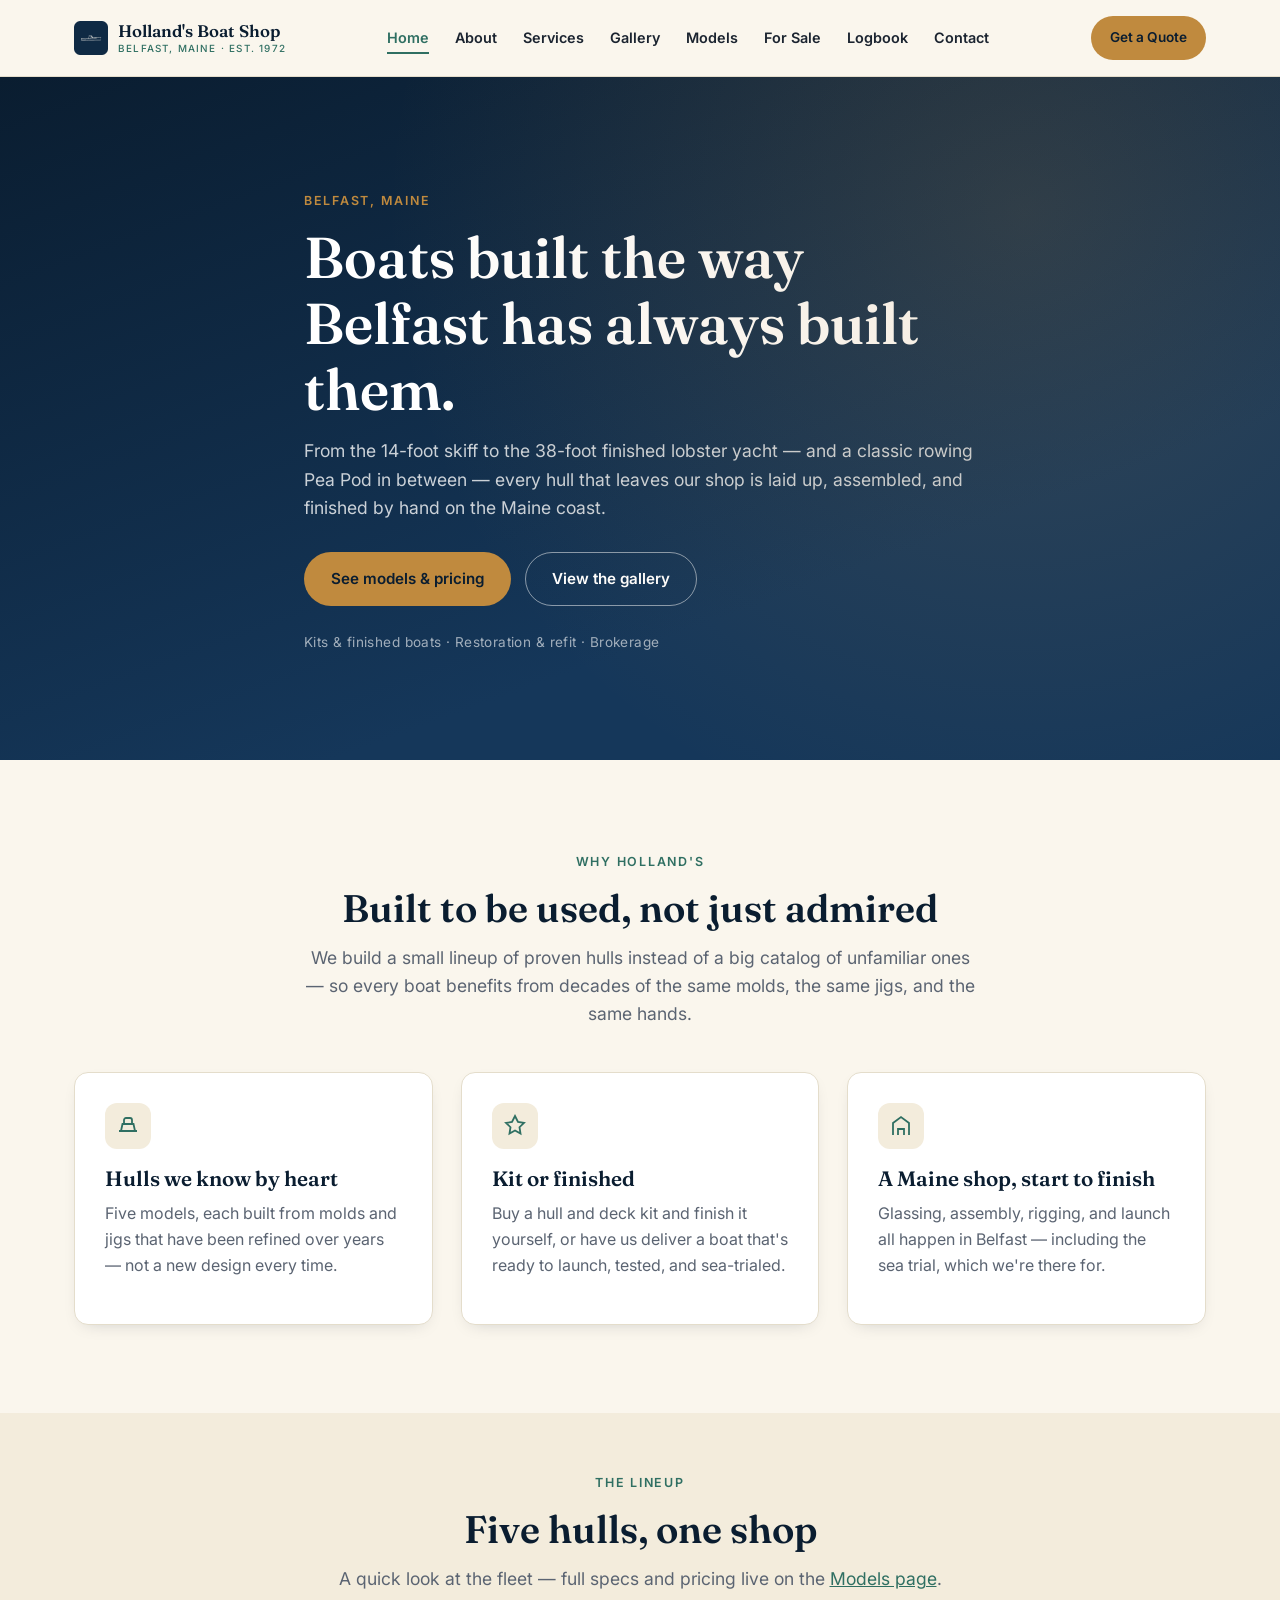
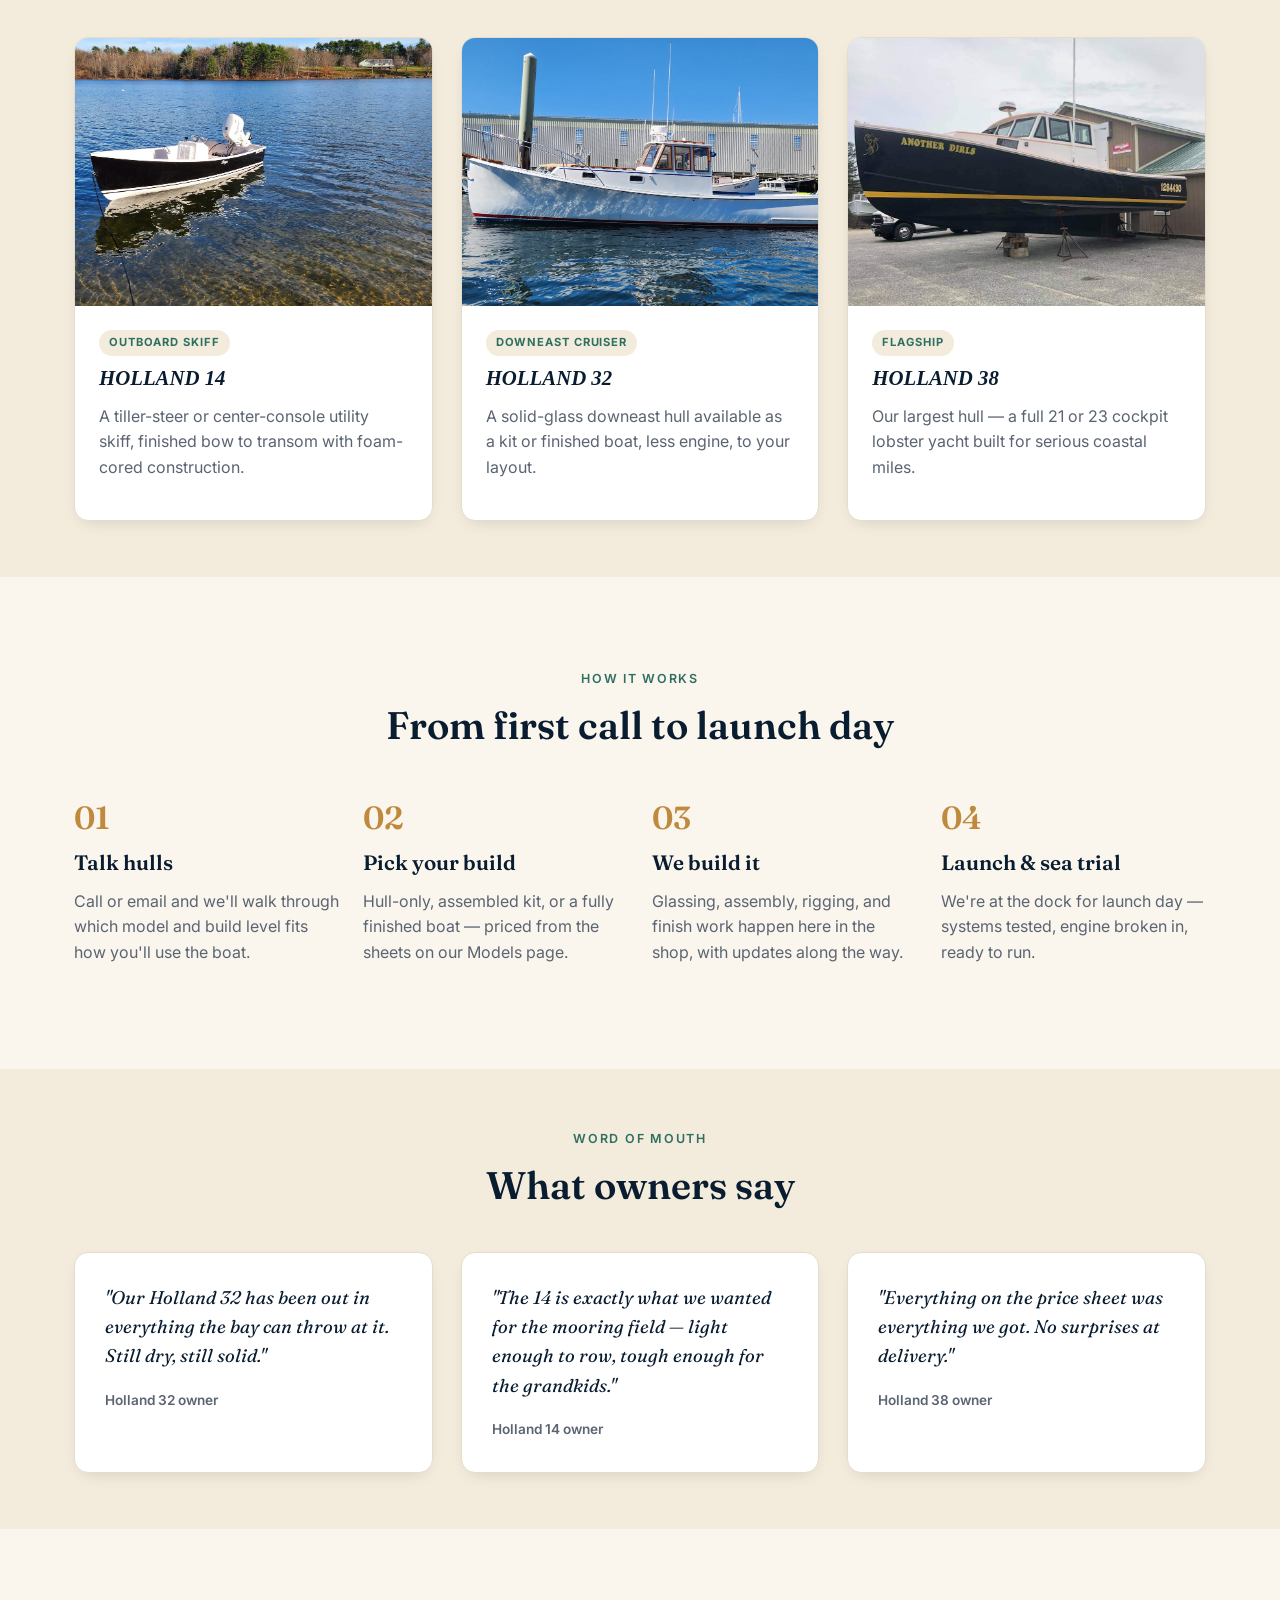
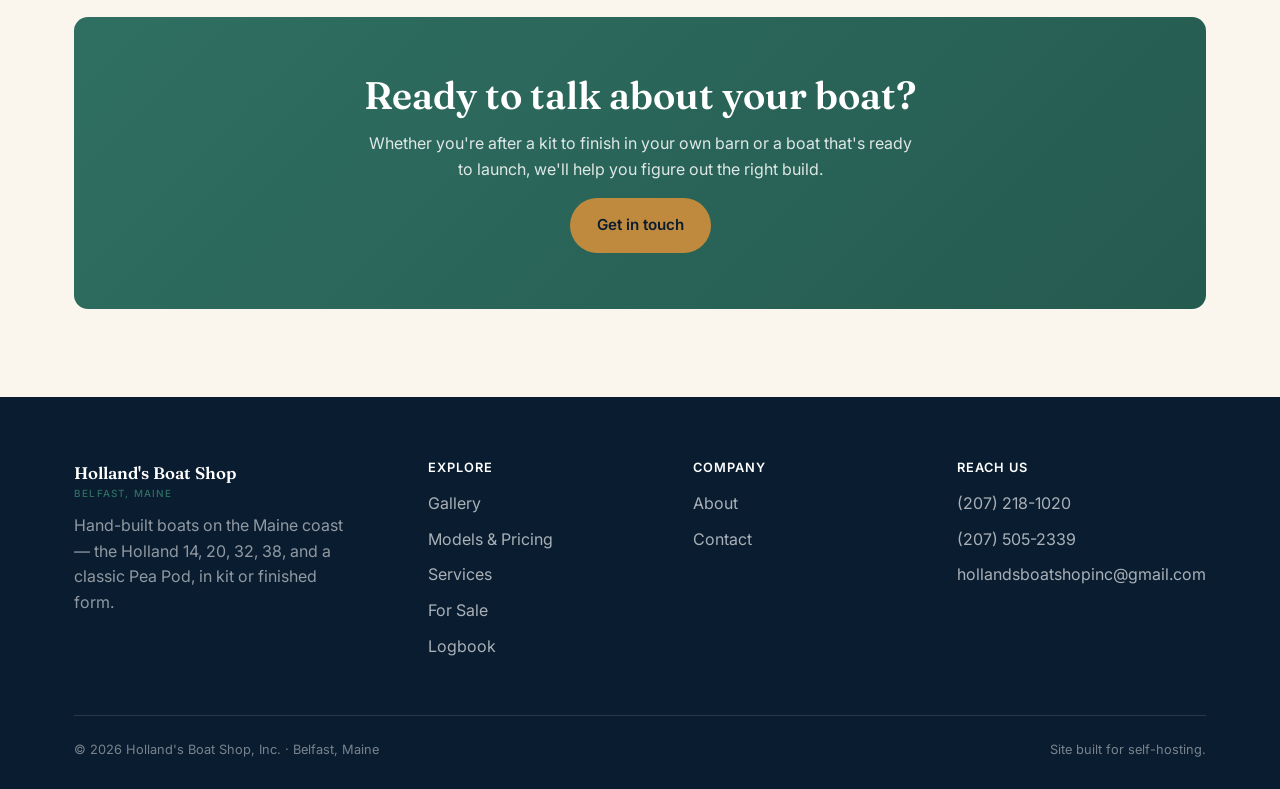
<file: index.html>
<!DOCTYPE html>
<html lang="en">
<head>
<meta charset="UTF-8">
<meta name="viewport" content="width=device-width, initial-scale=1.0">
<title>Holland's Boat Shop | Hand-Built Wooden & Fiberglass Boats, Belfast, Maine</title>
<meta name="description" content="Holland's Boat Shop builds the Holland 14, 20, 32, 38 and a classic Pea Pod from Belfast, Maine — kits, finished boats, restoration, and brokerage.">
<link rel="icon" type="image/png" href="assets/favicon.png">
<link rel="stylesheet" href="css/styles.css">
</head>
<body>

<header class="site-header">
  <nav class="nav">
    <a href="index.html" class="brand">
      <img src="assets/favicon.png" alt="Holland's Boat Shop mark">
      <span class="brand-text">Holland's Boat Shop<small>Belfast, Maine &middot; Est. 1972</small></span>
    </a>
    <ul class="nav-links">
      <li><a href="index.html">Home</a></li>
      <li><a href="about.html">About</a></li>
      <li><a href="services.html">Services</a></li>
      <li><a href="gallery.html">Gallery</a></li>
      <li><a href="models.html">Models</a></li>
      <li><a href="for-sale.html">For Sale</a></li>
      <li><a href="logbook.html">Logbook</a></li>
      <li><a href="contact.html">Contact</a></li>
      <li class="nav-mobile-cta"><a href="contact.html" class="btn btn-primary">Get a Quote</a></li>
    </ul>
    <div class="nav-cta">
      <a href="contact.html" class="btn btn-primary btn-sm">Get a Quote</a>
    </div>
    <button class="nav-toggle" aria-label="Toggle menu" aria-expanded="false">
      <svg viewBox="0 0 24 24" fill="none" stroke="currentColor" stroke-width="2" stroke-linecap="round"><line x1="3" y1="6" x2="21" y2="6"/><line x1="3" y1="12" x2="21" y2="12"/><line x1="3" y1="18" x2="21" y2="18"/></svg>
    </button>
  </nav>
  <div class="nav-overlay" data-nav-overlay></div>
</header>

<section class="hero">
  <div class="container hero-inner">
    <span class="eyebrow" style="color:var(--brass)">Belfast, Maine</span>
    <h1 style="color:#fff">Boats built the way Belfast has always built them.</h1>
    <p class="lede">From the 14-foot skiff to the 38-foot finished lobster yacht — and a classic rowing Pea Pod in between — every hull that leaves our shop is laid up, assembled, and finished by hand on the Maine coast.</p>
    <div class="hero-actions">
      <a href="models.html" class="btn btn-primary">See models &amp; pricing</a>
      <a href="gallery.html" class="btn btn-outline">View the gallery</a>
    </div>
    <p class="hero-tagline">Kits &amp; finished boats &middot; Restoration &amp; refit &middot; Brokerage</p>
  </div>
</section>

<section>
  <div class="container">
    <div class="section-head center">
      <span class="eyebrow">Why Holland's</span>
      <h2>Built to be used, not just admired</h2>
      <p class="lede">We build a small lineup of proven hulls instead of a big catalog of unfamiliar ones — so every boat benefits from decades of the same molds, the same jigs, and the same hands.</p>
    </div>
    <div class="grid-3">
      <div class="card">
        <div class="icon-badge">
          <svg viewBox="0 0 24 24" fill="none" stroke="currentColor" stroke-width="1.8"><path d="M3 17h18M5 17l1.5-7h11L19 17M8 10V6a2 2 0 012-2h4a2 2 0 012 2v4"/></svg>
        </div>
        <h3>Hulls we know by heart</h3>
        <p>Five models, each built from molds and jigs that have been refined over years — not a new design every time.</p>
      </div>
      <div class="card">
        <div class="icon-badge">
          <svg viewBox="0 0 24 24" fill="none" stroke="currentColor" stroke-width="1.8"><path d="M12 2l3 6 6 .9-4.5 4.3 1 6.3-5.5-3-5.5 3 1-6.3L3 8.9 9 8z"/></svg>
        </div>
        <h3>Kit or finished</h3>
        <p>Buy a hull and deck kit and finish it yourself, or have us deliver a boat that's ready to launch, tested, and sea-trialed.</p>
      </div>
      <div class="card">
        <div class="icon-badge">
          <svg viewBox="0 0 24 24" fill="none" stroke="currentColor" stroke-width="1.8"><path d="M4 21V9l8-6 8 6v12M9 21v-6h6v6"/></svg>
        </div>
        <h3>A Maine shop, start to finish</h3>
        <p>Glassing, assembly, rigging, and launch all happen in Belfast — including the sea trial, which we're there for.</p>
      </div>
    </div>
  </div>
</section>

<section class="section-tight" style="background:var(--cream-200)">
  <div class="container">
    <div class="section-head center">
      <span class="eyebrow">The Lineup</span>
      <h2>Five hulls, one shop</h2>
      <p class="lede">A quick look at the fleet — full specs and pricing live on the <a href="models.html" style="color:var(--teal); text-decoration:underline;">Models page</a>.</p>
    </div>
    <div class="grid-3">
      <a class="model-card model-card-link" href="gallery.html#model-14">
        <div class="art-frame"><img src="assets/models/holland-14.jpg" alt="Holland 14 skiff on the water" loading="lazy"></div>
        <div class="model-card-body">
          <span class="tag">Outboard Skiff</span>
          <h3 class="model-title">Holland 14</h3>
          <p>A tiller-steer or center-console utility skiff, finished bow to transom with foam-cored construction.</p>
        </div>
      </a>
      <a class="model-card model-card-link" href="gallery.html#model-32">
        <div class="art-frame"><img src="assets/models/holland-32.jpg" alt="Holland 32 finished boat on the water" loading="lazy"></div>
        <div class="model-card-body">
          <span class="tag">Downeast Cruiser</span>
          <h3 class="model-title">Holland 32</h3>
          <p>A solid-glass downeast hull available as a kit or finished boat, less engine, to your layout.</p>
        </div>
      </a>
      <a class="model-card model-card-link" href="gallery.html#model-38">
        <div class="art-frame"><img src="assets/models/holland-38.jpg" alt="Holland 38 finished boat, Another Dirls, freshly painted" loading="lazy"></div>
        <div class="model-card-body">
          <span class="tag">Flagship</span>
          <h3 class="model-title">Holland 38</h3>
          <p>Our largest hull — a full 21 or 23 cockpit lobster yacht built for serious coastal miles.</p>
        </div>
      </a>
    </div>
  </div>
</section>

<section>
  <div class="container">
    <div class="section-head center">
      <span class="eyebrow">How It Works</span>
      <h2>From first call to launch day</h2>
    </div>
    <div class="grid-4">
      <div class="step-card">
        <div class="step-num">01</div>
        <h3>Talk hulls</h3>
        <p>Call or email and we'll walk through which model and build level fits how you'll use the boat.</p>
      </div>
      <div class="step-card">
        <div class="step-num">02</div>
        <h3>Pick your build</h3>
        <p>Hull-only, assembled kit, or a fully finished boat — priced from the sheets on our Models page.</p>
      </div>
      <div class="step-card">
        <div class="step-num">03</div>
        <h3>We build it</h3>
        <p>Glassing, assembly, rigging, and finish work happen here in the shop, with updates along the way.</p>
      </div>
      <div class="step-card">
        <div class="step-num">04</div>
        <h3>Launch &amp; sea trial</h3>
        <p>We're at the dock for launch day — systems tested, engine broken in, ready to run.</p>
      </div>
    </div>
  </div>
</section>

<section class="section-tight" style="background:var(--cream-200)">
  <div class="container">
    <div class="section-head center">
      <span class="eyebrow">Word Of Mouth</span>
      <h2>What owners say</h2>
    </div>
    <div class="grid-3">
      <div class="testimonial">
        <blockquote>"Our Holland 32 has been out in everything the bay can throw at it. Still dry, still solid."</blockquote>
        <cite>Holland 32 owner</cite>
      </div>
      <div class="testimonial">
        <blockquote>"The 14 is exactly what we wanted for the mooring field — light enough to row, tough enough for the grandkids."</blockquote>
        <cite>Holland 14 owner</cite>
      </div>
      <div class="testimonial">
        <blockquote>"Everything on the price sheet was everything we got. No surprises at delivery."</blockquote>
        <cite>Holland 38 owner</cite>
      </div>
    </div>
  </div>
</section>

<section>
  <div class="container">
    <div class="cta-band">
      <h2>Ready to talk about your boat?</h2>
      <p>Whether you're after a kit to finish in your own barn or a boat that's ready to launch, we'll help you figure out the right build.</p>
      <a href="contact.html" class="btn btn-primary">Get in touch</a>
    </div>
  </div>
</section>

<footer class="site-footer">
  <div class="container">
    <div class="footer-grid">
      <div class="footer-brand">
        <span class="brand-text" style="color:#fff">Holland's Boat Shop<small>Belfast, Maine</small></span>
        <p>Hand-built boats on the Maine coast — the Holland 14, 20, 32, 38, and a classic Pea Pod, in kit or finished form.</p>
      </div>
      <div class="footer-col">
        <h4>Explore</h4>
        <ul>
          <li><a href="gallery.html">Gallery</a></li>
          <li><a href="models.html">Models &amp; Pricing</a></li>
          <li><a href="services.html">Services</a></li>
          <li><a href="for-sale.html">For Sale</a></li>
          <li><a href="logbook.html">Logbook</a></li>
        </ul>
      </div>
      <div class="footer-col">
        <h4>Company</h4>
        <ul>
          <li><a href="about.html">About</a></li>
          <li><a href="contact.html">Contact</a></li>
        </ul>
      </div>
      <div class="footer-col">
        <h4>Reach Us</h4>
        <ul>
          <li><a href="tel:+12072181020">(207) 218-1020</a></li>
          <li><a href="tel:+12075052339">(207) 505-2339</a></li>
          <li><a href="mailto:hollandsboatshopinc@gmail.com">hollandsboatshopinc@gmail.com</a></li>
        </ul>
      </div>
    </div>
    <div class="footer-bottom">
      <span>&copy; <span data-year></span> Holland's Boat Shop, Inc. &middot; Belfast, Maine</span>
      <span>Site built for self-hosting.</span>
    </div>
  </div>
</footer>

<script src="js/script.js"></script>
</body>
</html>
</file>
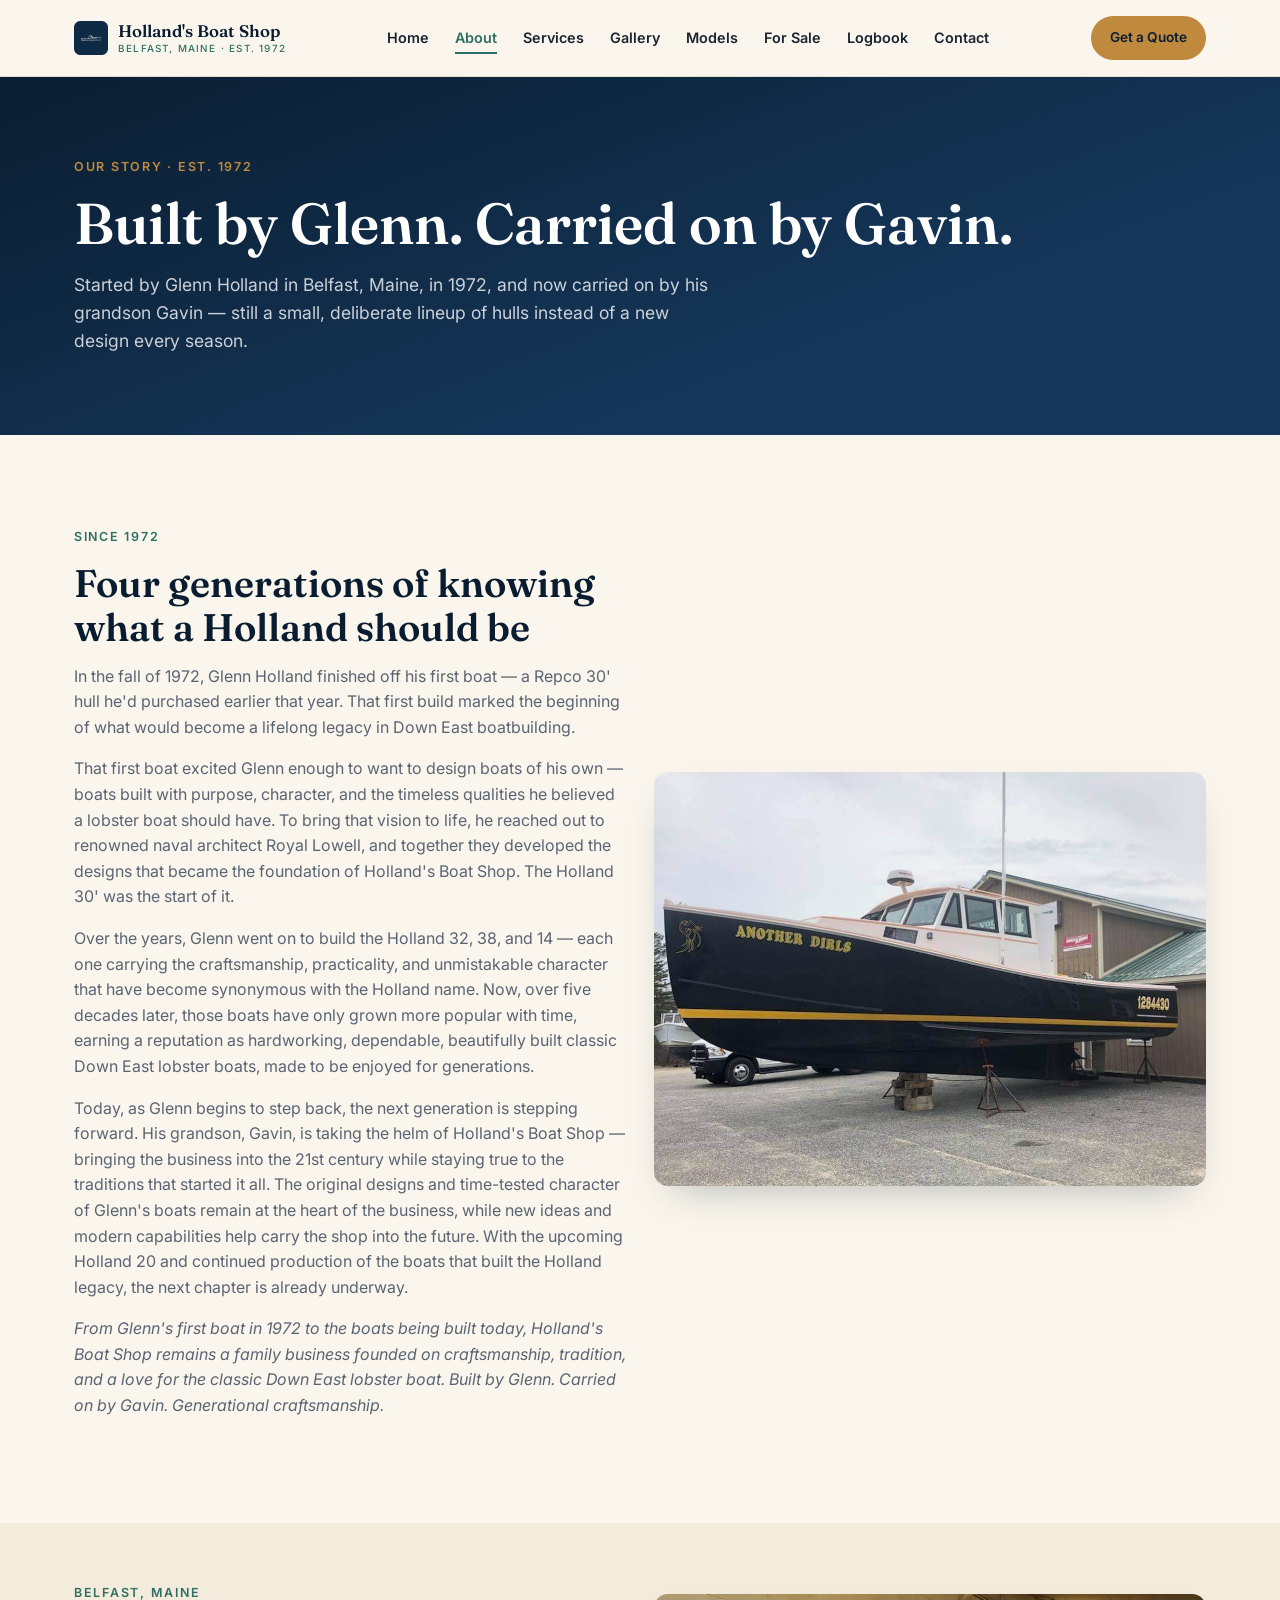
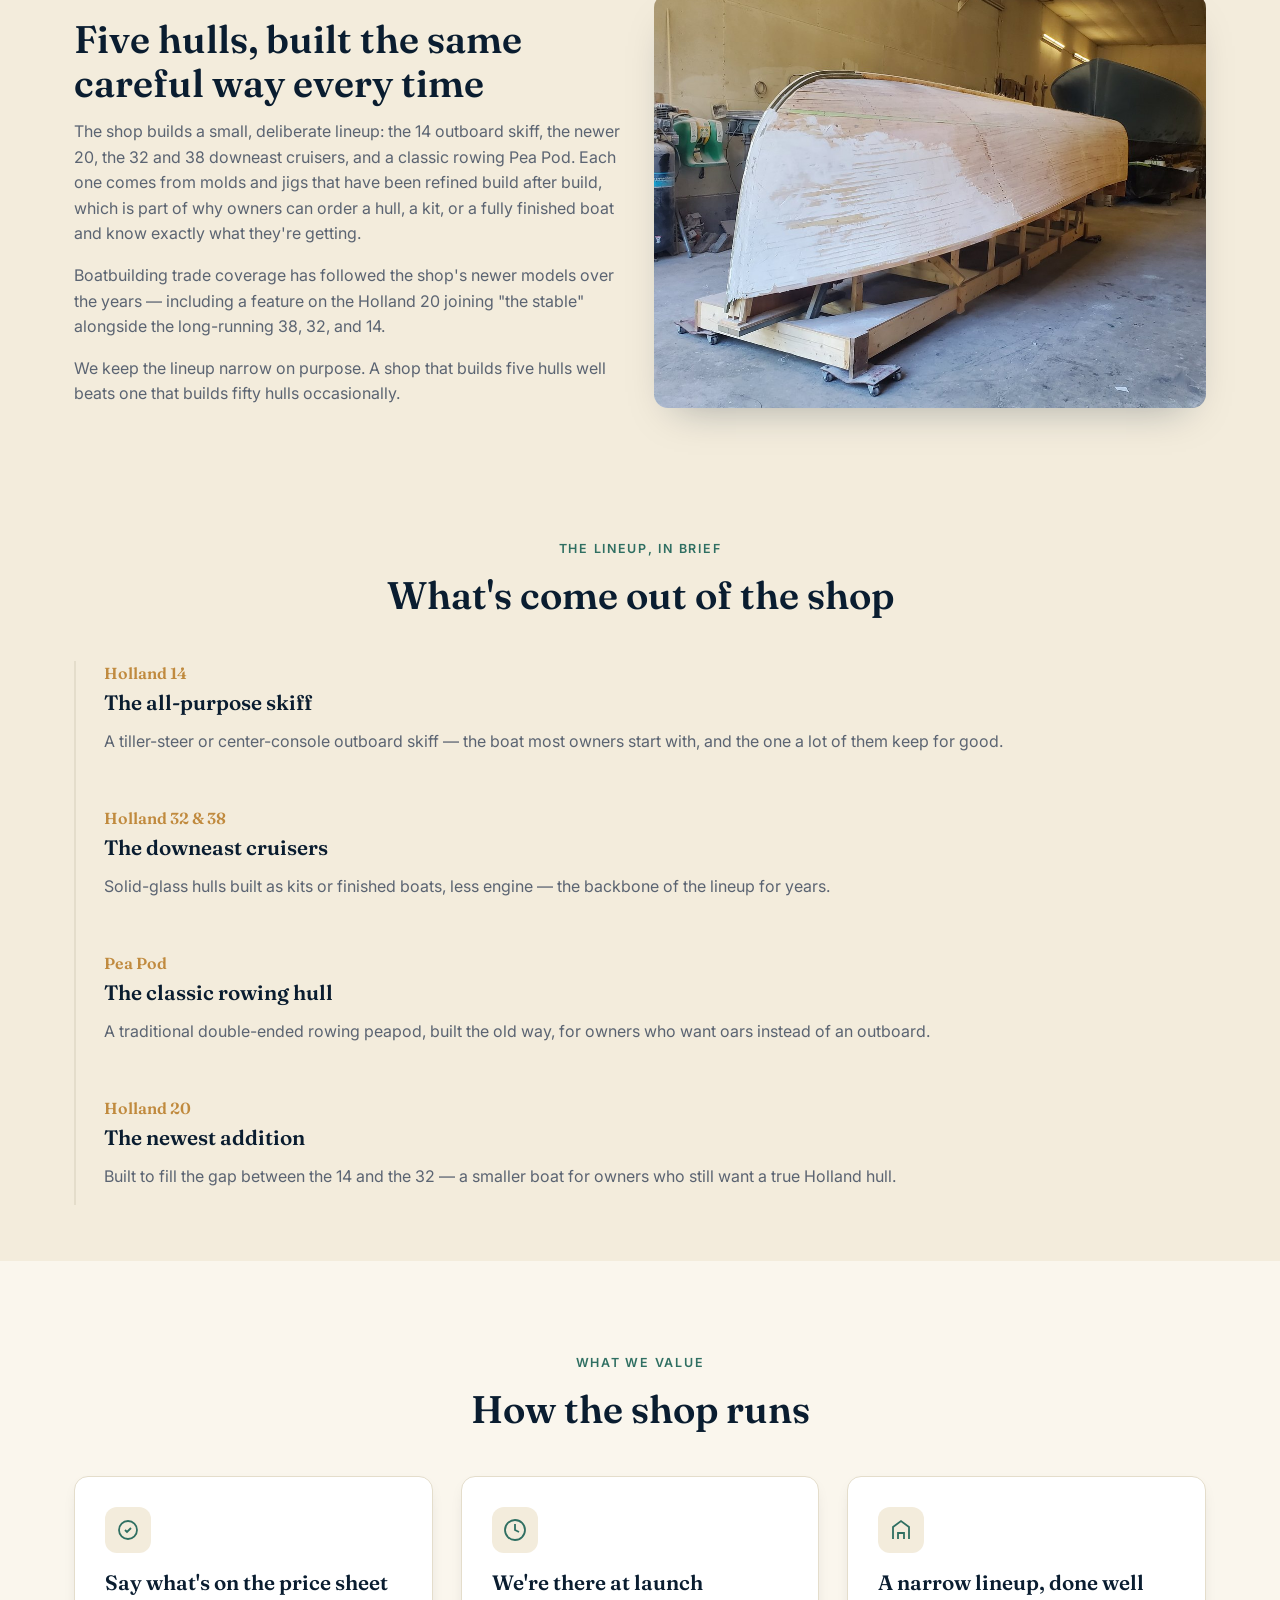
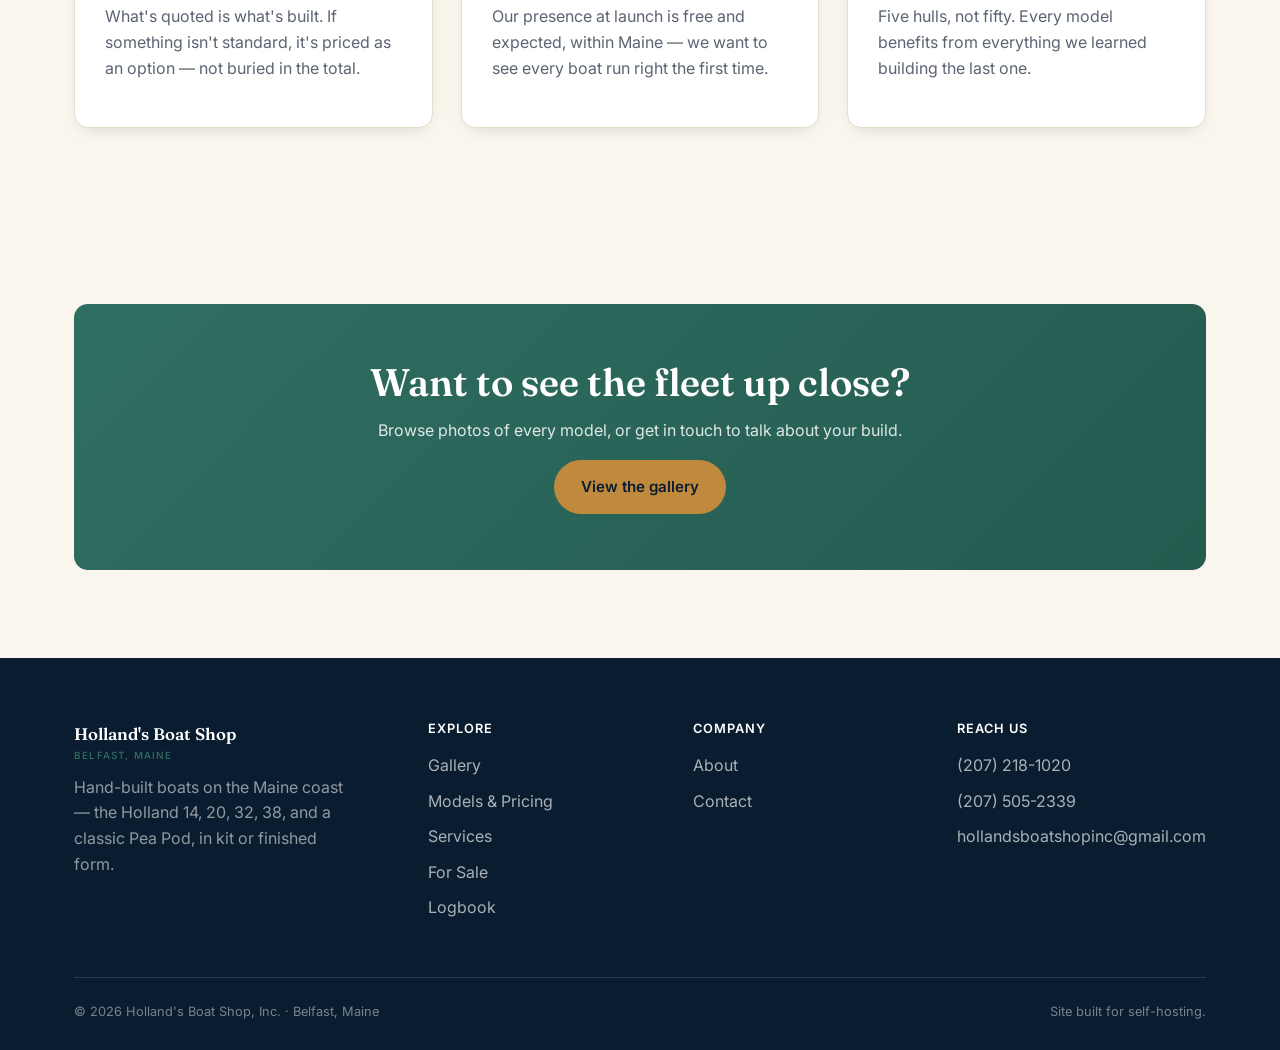
<file: about.html>
<!DOCTYPE html>
<html lang="en">
<head>
<meta charset="UTF-8">
<meta name="viewport" content="width=device-width, initial-scale=1.0">
<title>About | Holland's Boat Shop, Belfast, Maine</title>
<meta name="description" content="Holland's Boat Shop, est. 1972 in Belfast, Maine — started by Glenn Holland, carried on today by his grandson Gavin, building the Holland 14, 20, 32, 38 and a classic Pea Pod.">
<link rel="icon" type="image/png" href="assets/favicon.png">
<link rel="stylesheet" href="css/styles.css">
</head>
<body>

<header class="site-header">
  <nav class="nav">
    <a href="index.html" class="brand">
      <img src="assets/favicon.png" alt="Holland's Boat Shop mark">
      <span class="brand-text">Holland's Boat Shop<small>Belfast, Maine &middot; Est. 1972</small></span>
    </a>
    <ul class="nav-links">
      <li><a href="index.html">Home</a></li>
      <li><a href="about.html">About</a></li>
      <li><a href="services.html">Services</a></li>
      <li><a href="gallery.html">Gallery</a></li>
      <li><a href="models.html">Models</a></li>
      <li><a href="for-sale.html">For Sale</a></li>
      <li><a href="logbook.html">Logbook</a></li>
      <li><a href="contact.html">Contact</a></li>
      <li class="nav-mobile-cta"><a href="contact.html" class="btn btn-primary">Get a Quote</a></li>
    </ul>
    <div class="nav-cta"><a href="contact.html" class="btn btn-primary btn-sm">Get a Quote</a></div>
    <button class="nav-toggle" aria-label="Toggle menu" aria-expanded="false">
      <svg viewBox="0 0 24 24" fill="none" stroke="currentColor" stroke-width="2" stroke-linecap="round"><line x1="3" y1="6" x2="21" y2="6"/><line x1="3" y1="12" x2="21" y2="12"/><line x1="3" y1="18" x2="21" y2="18"/></svg>
    </button>
  </nav>
  <div class="nav-overlay" data-nav-overlay></div>
</header>

<section class="page-hero">
  <div class="container">
    <span class="eyebrow">Our Story &middot; Est. 1972</span>
    <h1 style="color:#fff">Built by Glenn. Carried on by Gavin.</h1>
    <p class="lede">Started by Glenn Holland in Belfast, Maine, in 1972, and now carried on by his grandson Gavin &mdash; still a small, deliberate lineup of hulls instead of a new design every season.</p>
  </div>
</section>

<section>
  <div class="container">
    <div class="grid-2" style="align-items:center;">
      <div>
        <span class="eyebrow">Since 1972</span>
        <h2>Four generations of knowing what a Holland should be</h2>
        <p>In the fall of 1972, Glenn Holland finished off his first boat &mdash; a Repco 30' hull he'd purchased earlier that year. That first build marked the beginning of what would become a lifelong legacy in Down East boatbuilding.</p>
        <p>That first boat excited Glenn enough to want to design boats of his own &mdash; boats built with purpose, character, and the timeless qualities he believed a lobster boat should have. To bring that vision to life, he reached out to renowned naval architect Royal Lowell, and together they developed the designs that became the foundation of Holland's Boat Shop. The Holland 30' was the start of it.</p>
        <p>Over the years, Glenn went on to build the Holland 32, 38, and 14 &mdash; each one carrying the craftsmanship, practicality, and unmistakable character that have become synonymous with the Holland name. Now, over five decades later, those boats have only grown more popular with time, earning a reputation as hardworking, dependable, beautifully built classic Down East lobster boats, made to be enjoyed for generations.</p>
        <p>Today, as Glenn begins to step back, the next generation is stepping forward. His grandson, Gavin, is taking the helm of Holland's Boat Shop &mdash; bringing the business into the 21st century while staying true to the traditions that started it all. The original designs and time-tested character of Glenn's boats remain at the heart of the business, while new ideas and modern capabilities help carry the shop into the future. With the upcoming Holland 20 and continued production of the boats that built the Holland legacy, the next chapter is already underway.</p>
        <p style="font-style:italic;">From Glenn's first boat in 1972 to the boats being built today, Holland's Boat Shop remains a family business founded on craftsmanship, tradition, and a love for the classic Down East lobster boat. Built by Glenn. Carried on by Gavin. Generational craftsmanship.</p>
      </div>
      <div class="art-frame" style="border-radius:var(--radius); box-shadow:var(--shadow);">
        <img src="assets/models/holland-38.jpg" alt="A finished Holland 38 boat, Another Dirls, ready for launch" loading="lazy">
      </div>
    </div>
  </div>
</section>

<section class="section-tight" style="background:var(--cream-200)">
  <div class="container">
    <div class="grid-2" style="align-items:center;">
      <div class="art-frame" style="border-radius:var(--radius); box-shadow:var(--shadow); order:2;">
        <img src="assets/models/holland-20.jpg" alt="A Holland 20 hull under construction at the Belfast shop" loading="lazy">
      </div>
      <div style="order:1;">
        <span class="eyebrow">Belfast, Maine</span>
        <h2>Five hulls, built the same careful way every time</h2>
        <p>The shop builds a small, deliberate lineup: the 14 outboard skiff, the newer 20, the 32 and 38 downeast cruisers, and a classic rowing Pea Pod. Each one comes from molds and jigs that have been refined build after build, which is part of why owners can order a hull, a kit, or a fully finished boat and know exactly what they're getting.</p>
        <p>Boatbuilding trade coverage has followed the shop's newer models over the years — including a feature on the Holland 20 joining "the stable" alongside the long-running 38, 32, and 14.</p>
        <p>We keep the lineup narrow on purpose. A shop that builds five hulls well beats one that builds fifty hulls occasionally.</p>
      </div>
    </div>
  </div>
</section>

<section class="section-tight" style="background:var(--cream-200)">
  <div class="container">
    <div class="section-head center">
      <span class="eyebrow">The Lineup, In Brief</span>
      <h2>What's come out of the shop</h2>
    </div>
    <div class="timeline">
      <div class="timeline-item">
        <span class="year">Holland 14</span>
        <h3>The all-purpose skiff</h3>
        <p>A tiller-steer or center-console outboard skiff — the boat most owners start with, and the one a lot of them keep for good.</p>
      </div>
      <div class="timeline-item">
        <span class="year">Holland 32 &amp; 38</span>
        <h3>The downeast cruisers</h3>
        <p>Solid-glass hulls built as kits or finished boats, less engine — the backbone of the lineup for years.</p>
      </div>
      <div class="timeline-item">
        <span class="year">Pea Pod</span>
        <h3>The classic rowing hull</h3>
        <p>A traditional double-ended rowing peapod, built the old way, for owners who want oars instead of an outboard.</p>
      </div>
      <div class="timeline-item">
        <span class="year">Holland 20</span>
        <h3>The newest addition</h3>
        <p>Built to fill the gap between the 14 and the 32 — a smaller boat for owners who still want a true Holland hull.</p>
      </div>
    </div>
  </div>
</section>

<section>
  <div class="container">
    <div class="section-head center">
      <span class="eyebrow">What We Value</span>
      <h2>How the shop runs</h2>
    </div>
    <div class="grid-3">
      <div class="card">
        <div class="icon-badge">
          <svg viewBox="0 0 24 24" fill="none" stroke="currentColor" stroke-width="1.8"><path d="M9 12l2 2 4-4M21 12a9 9 0 11-18 0 9 9 0 0118 0z"/></svg>
        </div>
        <h3>Say what's on the price sheet</h3>
        <p>What's quoted is what's built. If something isn't standard, it's priced as an option — not buried in the total.</p>
      </div>
      <div class="card">
        <div class="icon-badge">
          <svg viewBox="0 0 24 24" fill="none" stroke="currentColor" stroke-width="1.8"><path d="M12 2a10 10 0 100 20 10 10 0 000-20zM12 6v6l4 2"/></svg>
        </div>
        <h3>We're there at launch</h3>
        <p>Our presence at launch is free and expected, within Maine — we want to see every boat run right the first time.</p>
      </div>
      <div class="card">
        <div class="icon-badge">
          <svg viewBox="0 0 24 24" fill="none" stroke="currentColor" stroke-width="1.8"><path d="M4 21V9l8-6 8 6v12M9 21v-6h6v6"/></svg>
        </div>
        <h3>A narrow lineup, done well</h3>
        <p>Five hulls, not fifty. Every model benefits from everything we learned building the last one.</p>
      </div>
    </div>
  </div>
</section>

<section>
  <div class="container">
    <div class="cta-band">
      <h2>Want to see the fleet up close?</h2>
      <p>Browse photos of every model, or get in touch to talk about your build.</p>
      <a href="gallery.html" class="btn btn-primary">View the gallery</a>
    </div>
  </div>
</section>

<footer class="site-footer">
  <div class="container">
    <div class="footer-grid">
      <div class="footer-brand">
        <span class="brand-text" style="color:#fff">Holland's Boat Shop<small>Belfast, Maine</small></span>
        <p>Hand-built boats on the Maine coast — the Holland 14, 20, 32, 38, and a classic Pea Pod, in kit or finished form.</p>
      </div>
      <div class="footer-col">
        <h4>Explore</h4>
        <ul>
          <li><a href="gallery.html">Gallery</a></li>
          <li><a href="models.html">Models &amp; Pricing</a></li>
          <li><a href="services.html">Services</a></li>
          <li><a href="for-sale.html">For Sale</a></li>
          <li><a href="logbook.html">Logbook</a></li>
        </ul>
      </div>
      <div class="footer-col">
        <h4>Company</h4>
        <ul>
          <li><a href="about.html">About</a></li>
          <li><a href="contact.html">Contact</a></li>
        </ul>
      </div>
      <div class="footer-col">
        <h4>Reach Us</h4>
        <ul>
          <li><a href="tel:+12072181020">(207) 218-1020</a></li>
          <li><a href="tel:+12075052339">(207) 505-2339</a></li>
          <li><a href="mailto:hollandsboatshopinc@gmail.com">hollandsboatshopinc@gmail.com</a></li>
        </ul>
      </div>
    </div>
    <div class="footer-bottom">
      <span>&copy; <span data-year></span> Holland's Boat Shop, Inc. &middot; Belfast, Maine</span>
      <span>Site built for self-hosting.</span>
    </div>
  </div>
</footer>

<script src="js/script.js"></script>
</body>
</html>
</file>
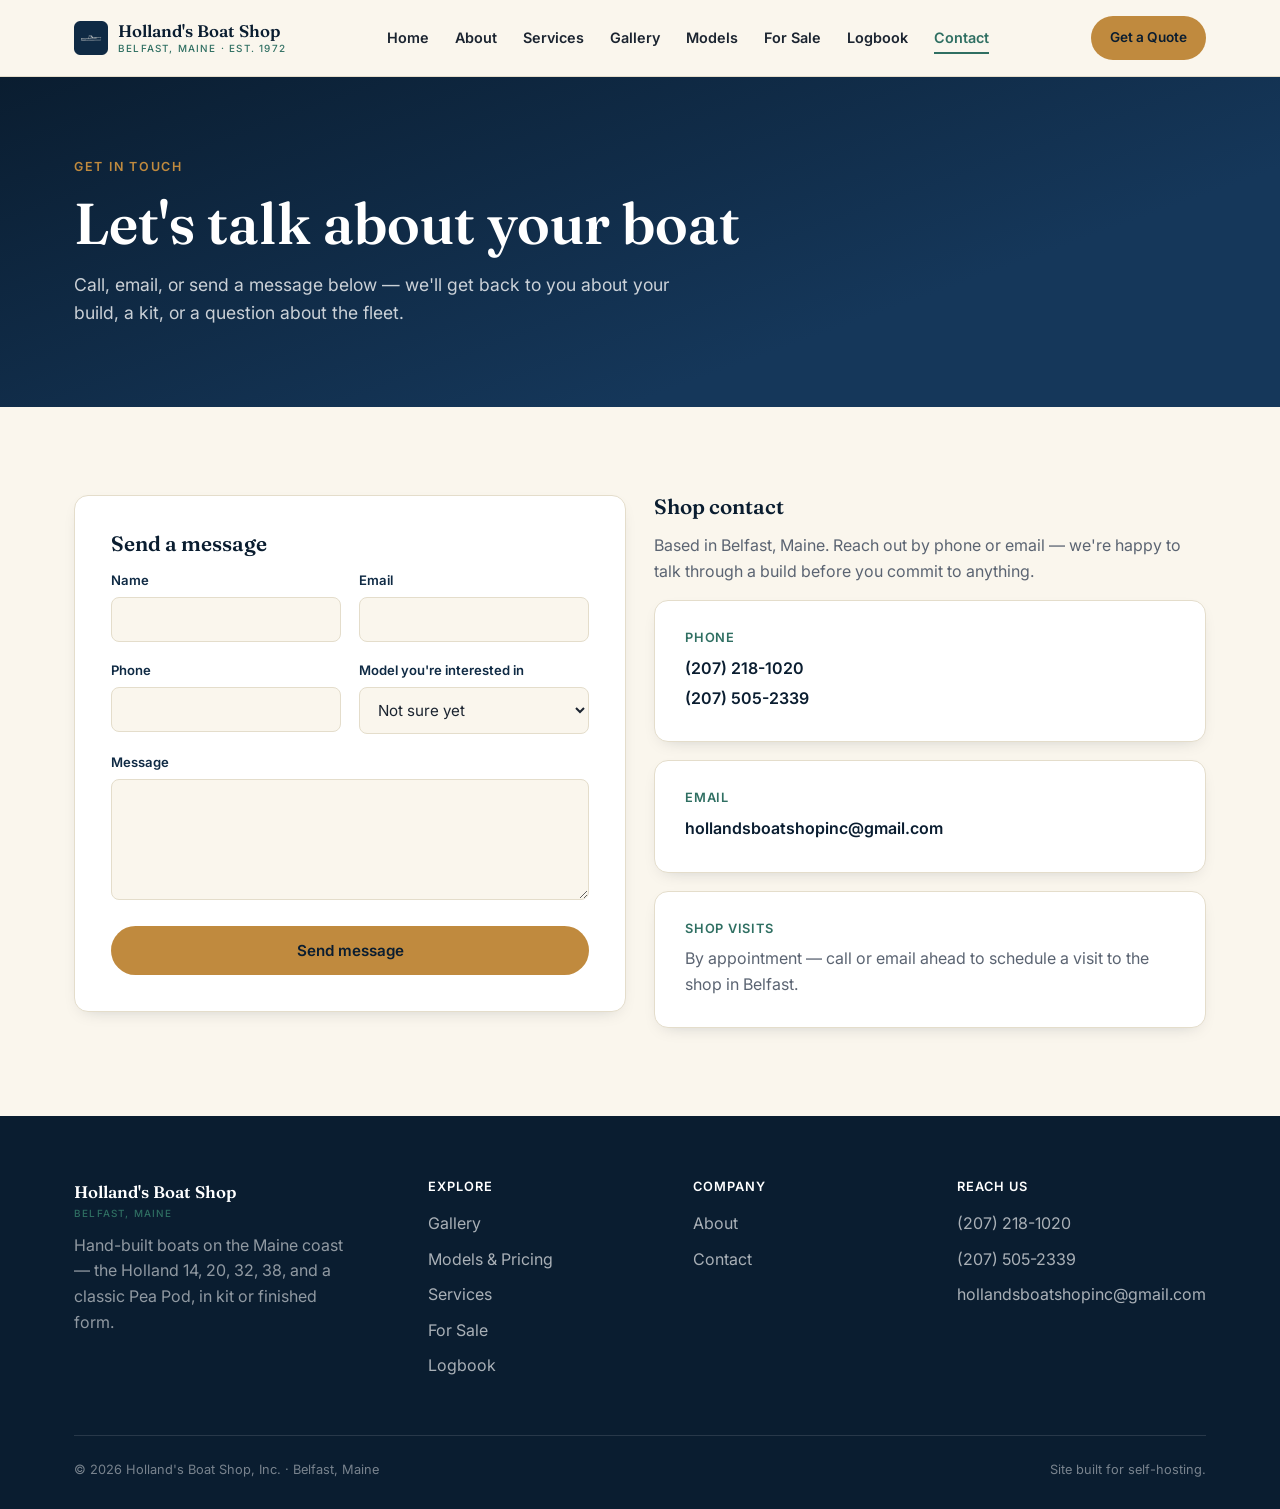
<file: contact.html>
<!DOCTYPE html>
<html lang="en">
<head>
<meta charset="UTF-8">
<meta name="viewport" content="width=device-width, initial-scale=1.0">
<title>Contact | Holland's Boat Shop, Belfast, Maine</title>
<meta name="description" content="Get in touch with Holland's Boat Shop in Belfast, Maine — call, email, or send a message about your build.">
<link rel="icon" type="image/png" href="assets/favicon.png">
<link rel="stylesheet" href="css/styles.css">
</head>
<body>

<header class="site-header">
  <nav class="nav">
    <a href="index.html" class="brand">
      <img src="assets/favicon.png" alt="Holland's Boat Shop mark">
      <span class="brand-text">Holland's Boat Shop<small>Belfast, Maine &middot; Est. 1972</small></span>
    </a>
    <ul class="nav-links">
      <li><a href="index.html">Home</a></li>
      <li><a href="about.html">About</a></li>
      <li><a href="services.html">Services</a></li>
      <li><a href="gallery.html">Gallery</a></li>
      <li><a href="models.html">Models</a></li>
      <li><a href="for-sale.html">For Sale</a></li>
      <li><a href="logbook.html">Logbook</a></li>
      <li><a href="contact.html">Contact</a></li>
      <li class="nav-mobile-cta"><a href="contact.html" class="btn btn-primary">Get a Quote</a></li>
    </ul>
    <div class="nav-cta"><a href="contact.html" class="btn btn-primary btn-sm">Get a Quote</a></div>
    <button class="nav-toggle" aria-label="Toggle menu" aria-expanded="false">
      <svg viewBox="0 0 24 24" fill="none" stroke="currentColor" stroke-width="2" stroke-linecap="round"><line x1="3" y1="6" x2="21" y2="6"/><line x1="3" y1="12" x2="21" y2="12"/><line x1="3" y1="18" x2="21" y2="18"/></svg>
    </button>
  </nav>
  <div class="nav-overlay" data-nav-overlay></div>
</header>

<section class="page-hero">
  <div class="container">
    <span class="eyebrow">Get In Touch</span>
    <h1 style="color:#fff">Let's talk about your boat</h1>
    <p class="lede">Call, email, or send a message below — we'll get back to you about your build, a kit, or a question about the fleet.</p>
  </div>
</section>

<section>
  <div class="container">
    <div class="grid-2" style="align-items:start;">
      <div class="form-card">
        <h3>Send a message</h3>
        <div class="form-success" data-form-success>Thanks — your message has been noted. We'll follow up by phone or email. (This form is a static demo; connect it to a form service or your email once hosted.)</div>
        <form data-contact-form>
          <div class="form-row">
            <div>
              <label for="name">Name</label>
              <input type="text" id="name" name="name" required>
            </div>
            <div>
              <label for="email">Email</label>
              <input type="email" id="email" name="email" required>
            </div>
          </div>
          <div class="form-row">
            <div>
              <label for="phone">Phone</label>
              <input type="tel" id="phone" name="phone">
            </div>
            <div>
              <label for="model">Model you're interested in</label>
              <select id="model" name="model">
                <option value="">Not sure yet</option>
                <option>Holland 14</option>
                <option>Holland 20</option>
                <option>Holland 32</option>
                <option>Holland 38</option>
                <option>Pea Pod</option>
                <option>Restoration / Refit</option>
                <option>Brokerage</option>
              </select>
            </div>
          </div>
          <label for="message">Message</label>
          <textarea id="message" name="message" rows="5" required></textarea>
          <button type="submit" class="btn btn-primary" style="width:100%; justify-content:center;">Send message</button>
        </form>
      </div>

      <div>
        <h3>Shop contact</h3>
        <p>Based in Belfast, Maine. Reach out by phone or email — we're happy to talk through a build before you commit to anything.</p>
        <div class="card" style="margin-bottom:18px;">
          <h4 style="font-family:'Inter',sans-serif; font-size:0.8rem; letter-spacing:0.06em; text-transform:uppercase; color:var(--teal); margin-bottom:10px;">Phone</h4>
          <p style="margin-bottom:4px;"><a href="tel:+12072181020" style="color:var(--navy-900); font-weight:600;">(207) 218-1020</a></p>
          <p style="margin-bottom:0;"><a href="tel:+12075052339" style="color:var(--navy-900); font-weight:600;">(207) 505-2339</a></p>
        </div>
        <div class="card" style="margin-bottom:18px;">
          <h4 style="font-family:'Inter',sans-serif; font-size:0.8rem; letter-spacing:0.06em; text-transform:uppercase; color:var(--teal); margin-bottom:10px;">Email</h4>
          <p style="margin-bottom:0;"><a href="mailto:hollandsboatshopinc@gmail.com" style="color:var(--navy-900); font-weight:600;">hollandsboatshopinc@gmail.com</a></p>
        </div>
        <div class="card">
          <h4 style="font-family:'Inter',sans-serif; font-size:0.8rem; letter-spacing:0.06em; text-transform:uppercase; color:var(--teal); margin-bottom:10px;">Shop Visits</h4>
          <p style="margin-bottom:0;">By appointment — call or email ahead to schedule a visit to the shop in Belfast.</p>
        </div>
      </div>
    </div>
  </div>
</section>

<footer class="site-footer">
  <div class="container">
    <div class="footer-grid">
      <div class="footer-brand">
        <span class="brand-text" style="color:#fff">Holland's Boat Shop<small>Belfast, Maine</small></span>
        <p>Hand-built boats on the Maine coast — the Holland 14, 20, 32, 38, and a classic Pea Pod, in kit or finished form.</p>
      </div>
      <div class="footer-col">
        <h4>Explore</h4>
        <ul>
          <li><a href="gallery.html">Gallery</a></li>
          <li><a href="models.html">Models &amp; Pricing</a></li>
          <li><a href="services.html">Services</a></li>
          <li><a href="for-sale.html">For Sale</a></li>
          <li><a href="logbook.html">Logbook</a></li>
        </ul>
      </div>
      <div class="footer-col">
        <h4>Company</h4>
        <ul>
          <li><a href="about.html">About</a></li>
          <li><a href="contact.html">Contact</a></li>
        </ul>
      </div>
      <div class="footer-col">
        <h4>Reach Us</h4>
        <ul>
          <li><a href="tel:+12072181020">(207) 218-1020</a></li>
          <li><a href="tel:+12075052339">(207) 505-2339</a></li>
          <li><a href="mailto:hollandsboatshopinc@gmail.com">hollandsboatshopinc@gmail.com</a></li>
        </ul>
      </div>
    </div>
    <div class="footer-bottom">
      <span>&copy; <span data-year></span> Holland's Boat Shop, Inc. &middot; Belfast, Maine</span>
      <span>Site built for self-hosting.</span>
    </div>
  </div>
</footer>

<script src="js/script.js"></script>
</body>
</html>
</file>
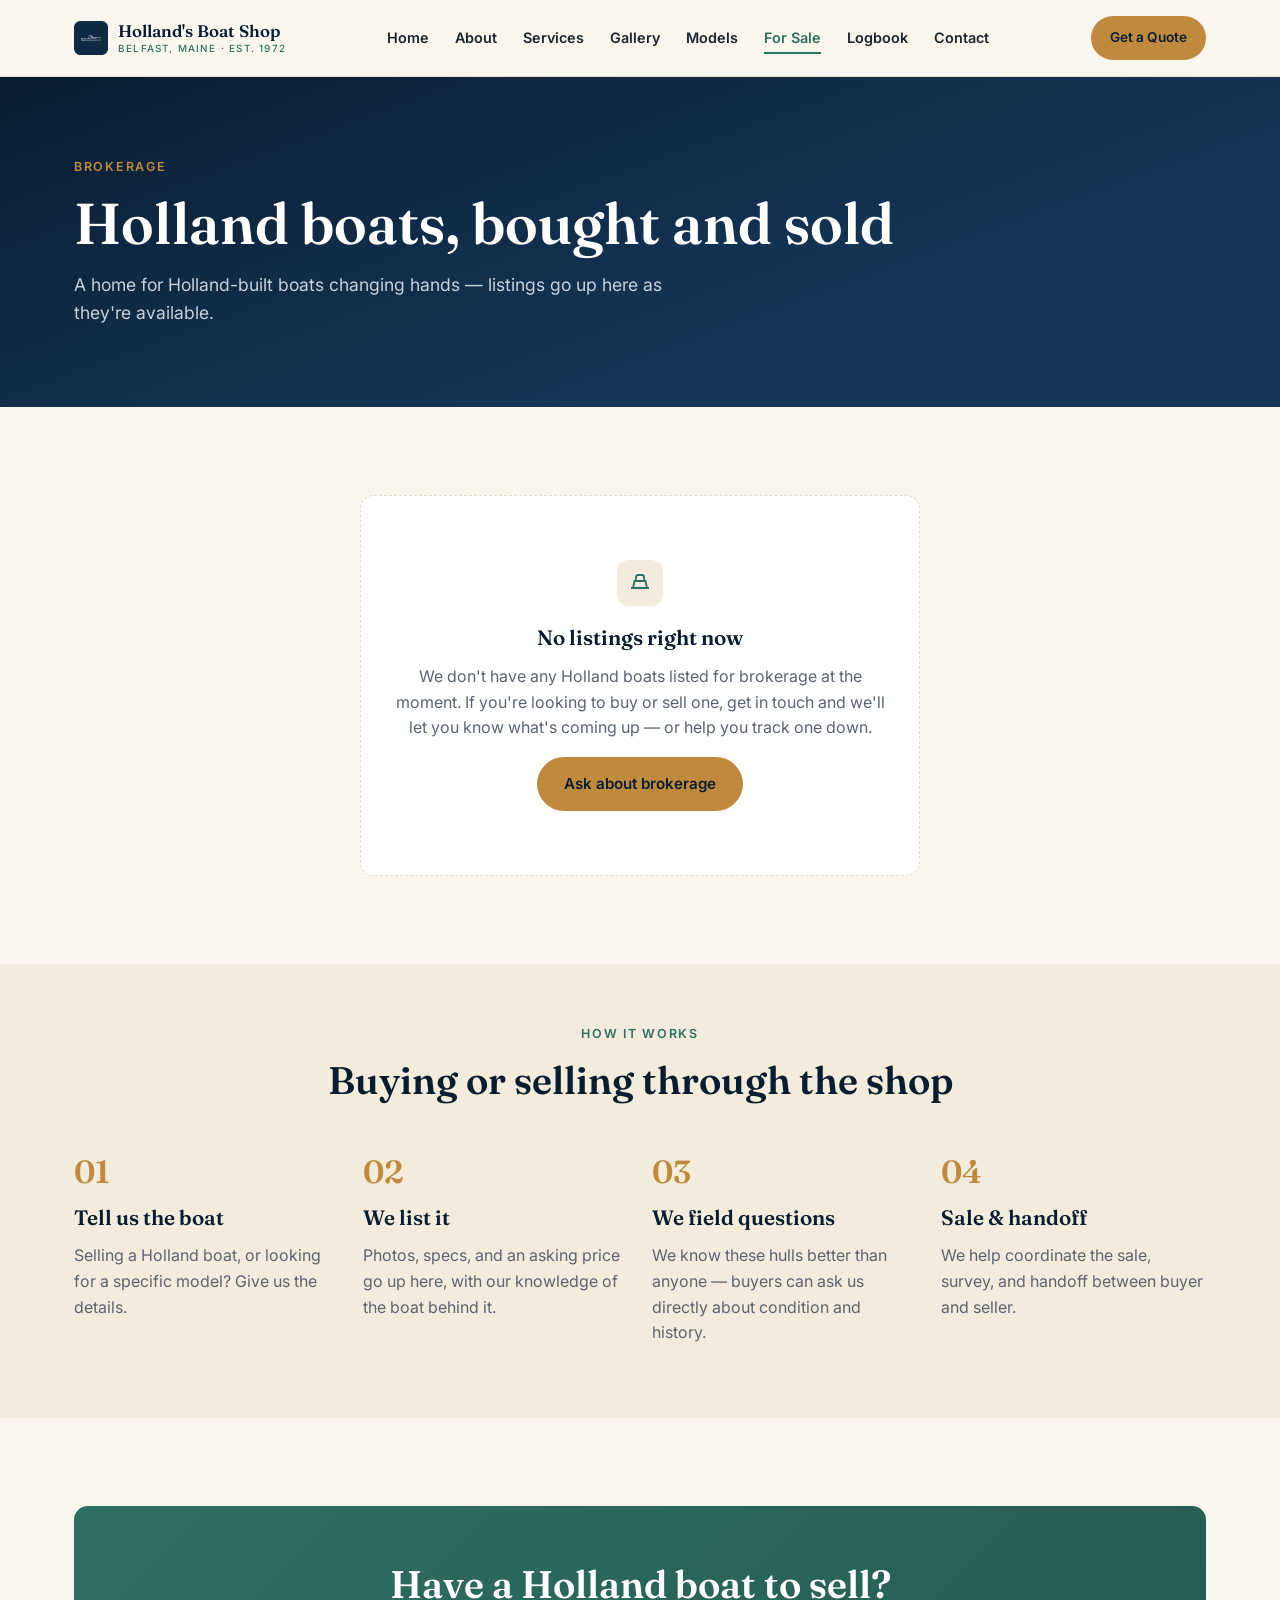
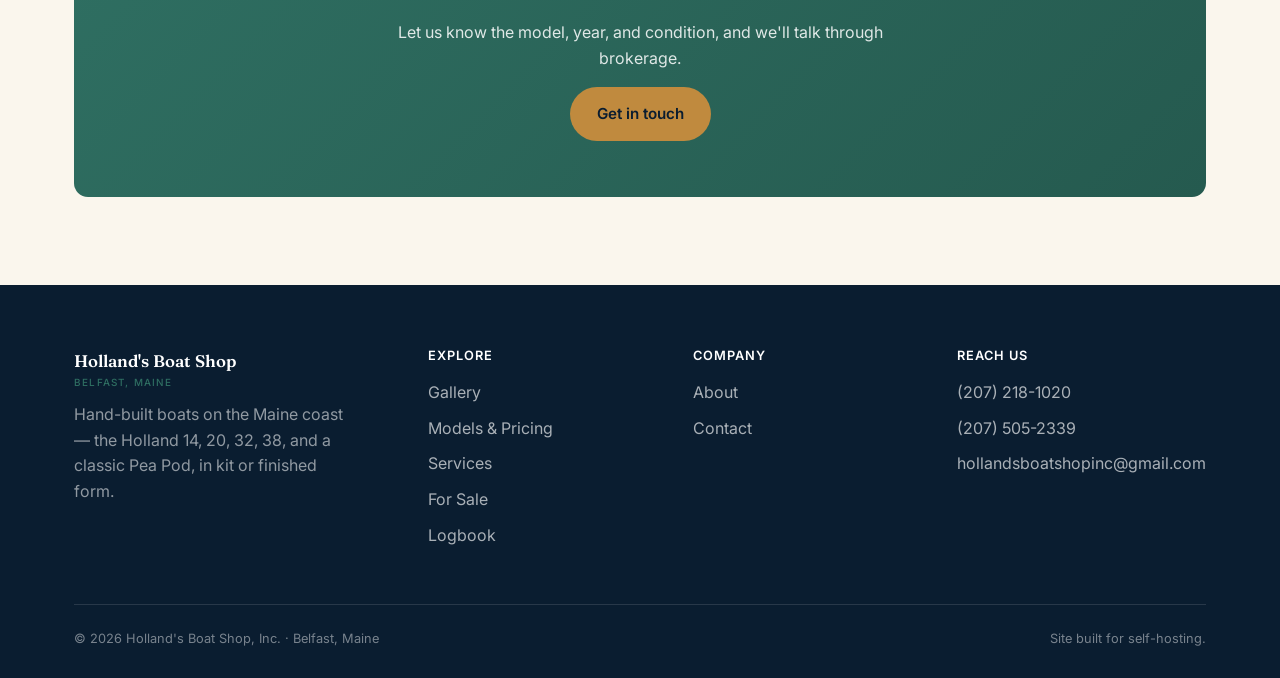
<file: for-sale.html>
<!DOCTYPE html>
<html lang="en">
<head>
<meta charset="UTF-8">
<meta name="viewport" content="width=device-width, initial-scale=1.0">
<title>For Sale | Holland's Boat Shop, Belfast, Maine</title>
<meta name="description" content="Brokerage listings for Holland-built boats from Holland's Boat Shop, Belfast, Maine.">
<link rel="icon" type="image/png" href="assets/favicon.png">
<link rel="stylesheet" href="css/styles.css">
</head>
<body>

<header class="site-header">
  <nav class="nav">
    <a href="index.html" class="brand">
      <img src="assets/favicon.png" alt="Holland's Boat Shop mark">
      <span class="brand-text">Holland's Boat Shop<small>Belfast, Maine &middot; Est. 1972</small></span>
    </a>
    <ul class="nav-links">
      <li><a href="index.html">Home</a></li>
      <li><a href="about.html">About</a></li>
      <li><a href="services.html">Services</a></li>
      <li><a href="gallery.html">Gallery</a></li>
      <li><a href="models.html">Models</a></li>
      <li><a href="for-sale.html">For Sale</a></li>
      <li><a href="logbook.html">Logbook</a></li>
      <li><a href="contact.html">Contact</a></li>
      <li class="nav-mobile-cta"><a href="contact.html" class="btn btn-primary">Get a Quote</a></li>
    </ul>
    <div class="nav-cta"><a href="contact.html" class="btn btn-primary btn-sm">Get a Quote</a></div>
    <button class="nav-toggle" aria-label="Toggle menu" aria-expanded="false">
      <svg viewBox="0 0 24 24" fill="none" stroke="currentColor" stroke-width="2" stroke-linecap="round"><line x1="3" y1="6" x2="21" y2="6"/><line x1="3" y1="12" x2="21" y2="12"/><line x1="3" y1="18" x2="21" y2="18"/></svg>
    </button>
  </nav>
  <div class="nav-overlay" data-nav-overlay></div>
</header>

<section class="page-hero">
  <div class="container">
    <span class="eyebrow">Brokerage</span>
    <h1 style="color:#fff">Holland boats, bought and sold</h1>
    <p class="lede">A home for Holland-built boats changing hands — listings go up here as they're available.</p>
  </div>
</section>

<section>
  <div class="container">

    <!--
      Listing template — duplicate this block for each boat and remove the comment wrapper.
      <div class="listing-card">
        <div class="art-frame"><img src="assets/models/holland-32.jpg" alt="" loading="lazy"></div>
        <div class="model-card-body">
          <span class="status-pill">Available</span>
          <h3 class="model-title">1998 Holland 32</h3>
          <p>Short description of condition, engine hours, and what's included.</p>
          <div class="specs">
            <span><strong>Year</strong>1998</span>
            <span><strong>Engine</strong>Hours / make</span>
            <span><strong>Asking</strong>$0,000</span>
          </div>
          <a href="contact.html" class="btn btn-outline-dark btn-sm" style="margin-top:16px;">Ask about this boat</a>
        </div>
      </div>
    -->

    <div class="empty-state">
      <div class="icon-badge" style="margin:0 auto 20px; background:var(--cream-200);">
        <svg viewBox="0 0 24 24" fill="none" stroke="currentColor" stroke-width="1.8" style="width:24px;height:24px;color:var(--teal);"><path d="M3 17h18M5 17l1.5-7h11L19 17M8 10V6a2 2 0 012-2h4a2 2 0 012 2v4"/></svg>
      </div>
      <h3>No listings right now</h3>
      <p>We don't have any Holland boats listed for brokerage at the moment. If you're looking to buy or sell one, get in touch and we'll let you know what's coming up — or help you track one down.</p>
      <a href="contact.html" class="btn btn-primary">Ask about brokerage</a>
    </div>

  </div>
</section>

<section class="section-tight" style="background:var(--cream-200)">
  <div class="container">
    <div class="section-head center">
      <span class="eyebrow">How It Works</span>
      <h2>Buying or selling through the shop</h2>
    </div>
    <div class="grid-4">
      <div class="step-card">
        <div class="step-num">01</div>
        <h3>Tell us the boat</h3>
        <p>Selling a Holland boat, or looking for a specific model? Give us the details.</p>
      </div>
      <div class="step-card">
        <div class="step-num">02</div>
        <h3>We list it</h3>
        <p>Photos, specs, and an asking price go up here, with our knowledge of the boat behind it.</p>
      </div>
      <div class="step-card">
        <div class="step-num">03</div>
        <h3>We field questions</h3>
        <p>We know these hulls better than anyone — buyers can ask us directly about condition and history.</p>
      </div>
      <div class="step-card">
        <div class="step-num">04</div>
        <h3>Sale &amp; handoff</h3>
        <p>We help coordinate the sale, survey, and handoff between buyer and seller.</p>
      </div>
    </div>
  </div>
</section>

<section>
  <div class="container">
    <div class="cta-band">
      <h2>Have a Holland boat to sell?</h2>
      <p>Let us know the model, year, and condition, and we'll talk through brokerage.</p>
      <a href="contact.html" class="btn btn-primary">Get in touch</a>
    </div>
  </div>
</section>

<footer class="site-footer">
  <div class="container">
    <div class="footer-grid">
      <div class="footer-brand">
        <span class="brand-text" style="color:#fff">Holland's Boat Shop<small>Belfast, Maine</small></span>
        <p>Hand-built boats on the Maine coast — the Holland 14, 20, 32, 38, and a classic Pea Pod, in kit or finished form.</p>
      </div>
      <div class="footer-col">
        <h4>Explore</h4>
        <ul>
          <li><a href="gallery.html">Gallery</a></li>
          <li><a href="models.html">Models &amp; Pricing</a></li>
          <li><a href="services.html">Services</a></li>
          <li><a href="for-sale.html">For Sale</a></li>
          <li><a href="logbook.html">Logbook</a></li>
        </ul>
      </div>
      <div class="footer-col">
        <h4>Company</h4>
        <ul>
          <li><a href="about.html">About</a></li>
          <li><a href="contact.html">Contact</a></li>
        </ul>
      </div>
      <div class="footer-col">
        <h4>Reach Us</h4>
        <ul>
          <li><a href="tel:+12072181020">(207) 218-1020</a></li>
          <li><a href="tel:+12075052339">(207) 505-2339</a></li>
          <li><a href="mailto:hollandsboatshopinc@gmail.com">hollandsboatshopinc@gmail.com</a></li>
        </ul>
      </div>
    </div>
    <div class="footer-bottom">
      <span>&copy; <span data-year></span> Holland's Boat Shop, Inc. &middot; Belfast, Maine</span>
      <span>Site built for self-hosting.</span>
    </div>
  </div>
</footer>

<script src="js/script.js"></script>
</body>
</html>
</file>
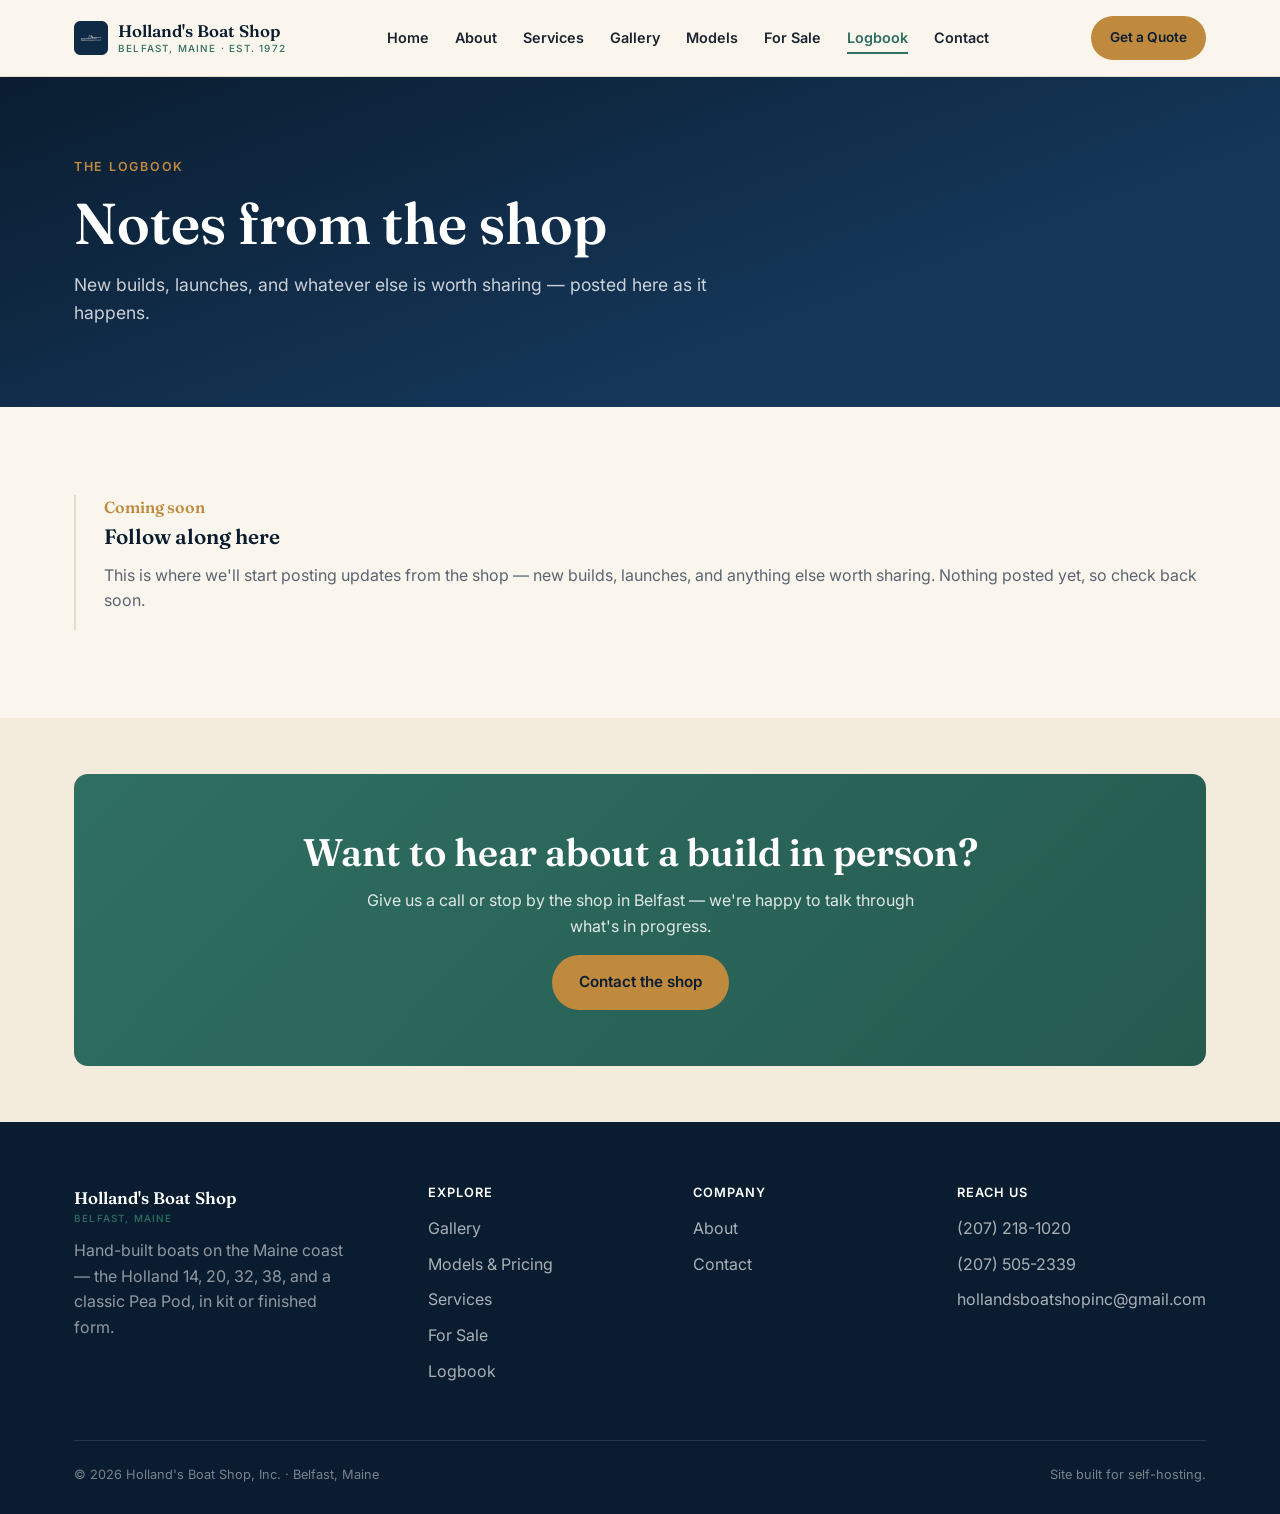
<file: logbook.html>
<!DOCTYPE html>
<html lang="en">
<head>
<meta charset="UTF-8">
<meta name="viewport" content="width=device-width, initial-scale=1.0">
<title>Logbook | Holland's Boat Shop, Belfast, Maine</title>
<meta name="description" content="Updates, builds, and news from Holland's Boat Shop in Belfast, Maine, posted here as they happen.">
<link rel="icon" type="image/png" href="assets/favicon.png">
<link rel="stylesheet" href="css/styles.css">
</head>
<body>

<header class="site-header">
  <nav class="nav">
    <a href="index.html" class="brand">
      <img src="assets/favicon.png" alt="Holland's Boat Shop mark">
      <span class="brand-text">Holland's Boat Shop<small>Belfast, Maine &middot; Est. 1972</small></span>
    </a>
    <ul class="nav-links">
      <li><a href="index.html">Home</a></li>
      <li><a href="about.html">About</a></li>
      <li><a href="services.html">Services</a></li>
      <li><a href="gallery.html">Gallery</a></li>
      <li><a href="models.html">Models</a></li>
      <li><a href="for-sale.html">For Sale</a></li>
      <li><a href="logbook.html">Logbook</a></li>
      <li><a href="contact.html">Contact</a></li>
      <li class="nav-mobile-cta"><a href="contact.html" class="btn btn-primary">Get a Quote</a></li>
    </ul>
    <div class="nav-cta"><a href="contact.html" class="btn btn-primary btn-sm">Get a Quote</a></div>
    <button class="nav-toggle" aria-label="Toggle menu" aria-expanded="false">
      <svg viewBox="0 0 24 24" fill="none" stroke="currentColor" stroke-width="2" stroke-linecap="round"><line x1="3" y1="6" x2="21" y2="6"/><line x1="3" y1="12" x2="21" y2="12"/><line x1="3" y1="18" x2="21" y2="18"/></svg>
    </button>
  </nav>
  <div class="nav-overlay" data-nav-overlay></div>
</header>

<section class="page-hero">
  <div class="container">
    <span class="eyebrow">The Logbook</span>
    <h1 style="color:#fff">Notes from the shop</h1>
    <p class="lede">New builds, launches, and whatever else is worth sharing — posted here as it happens.</p>
  </div>
</section>

<section>
  <div class="container">
    <!--
      Add new entries at the TOP of this .timeline block (newest first).
      Copy this block for each new post:

      <div class="timeline-item">
        <span class="year">Month Year</span>
        <h3>Headline</h3>
        <p>A sentence or two about the update. Add a photo with the same
           .art-frame markup used elsewhere on the site if you want one.</p>
      </div>
    -->
    <div class="timeline">
      <div class="timeline-item">
        <span class="year">Coming soon</span>
        <h3>Follow along here</h3>
        <p>This is where we'll start posting updates from the shop &mdash; new builds, launches, and anything else worth sharing. Nothing posted yet, so check back soon.</p>
      </div>
    </div>
  </div>
</section>

<section class="section-tight" style="background:var(--cream-200)">
  <div class="container">
    <div class="cta-band">
      <h2>Want to hear about a build in person?</h2>
      <p>Give us a call or stop by the shop in Belfast &mdash; we're happy to talk through what's in progress.</p>
      <a href="contact.html" class="btn btn-primary">Contact the shop</a>
    </div>
  </div>
</section>

<footer class="site-footer">
  <div class="container">
    <div class="footer-grid">
      <div class="footer-brand">
        <span class="brand-text" style="color:#fff">Holland's Boat Shop<small>Belfast, Maine</small></span>
        <p>Hand-built boats on the Maine coast — the Holland 14, 20, 32, 38, and a classic Pea Pod, in kit or finished form.</p>
      </div>
      <div class="footer-col">
        <h4>Explore</h4>
        <ul>
          <li><a href="gallery.html">Gallery</a></li>
          <li><a href="models.html">Models &amp; Pricing</a></li>
          <li><a href="services.html">Services</a></li>
          <li><a href="for-sale.html">For Sale</a></li>
          <li><a href="logbook.html">Logbook</a></li>
        </ul>
      </div>
      <div class="footer-col">
        <h4>Company</h4>
        <ul>
          <li><a href="about.html">About</a></li>
          <li><a href="contact.html">Contact</a></li>
        </ul>
      </div>
      <div class="footer-col">
        <h4>Reach Us</h4>
        <ul>
          <li><a href="tel:+12072181020">(207) 218-1020</a></li>
          <li><a href="tel:+12075052339">(207) 505-2339</a></li>
          <li><a href="mailto:hollandsboatshopinc@gmail.com">hollandsboatshopinc@gmail.com</a></li>
        </ul>
      </div>
    </div>
    <div class="footer-bottom">
      <span>&copy; <span data-year></span> Holland's Boat Shop, Inc. &middot; Belfast, Maine</span>
      <span>Site built for self-hosting.</span>
    </div>
  </div>
</footer>

<script src="js/script.js"></script>
</body>
</html>
</file>
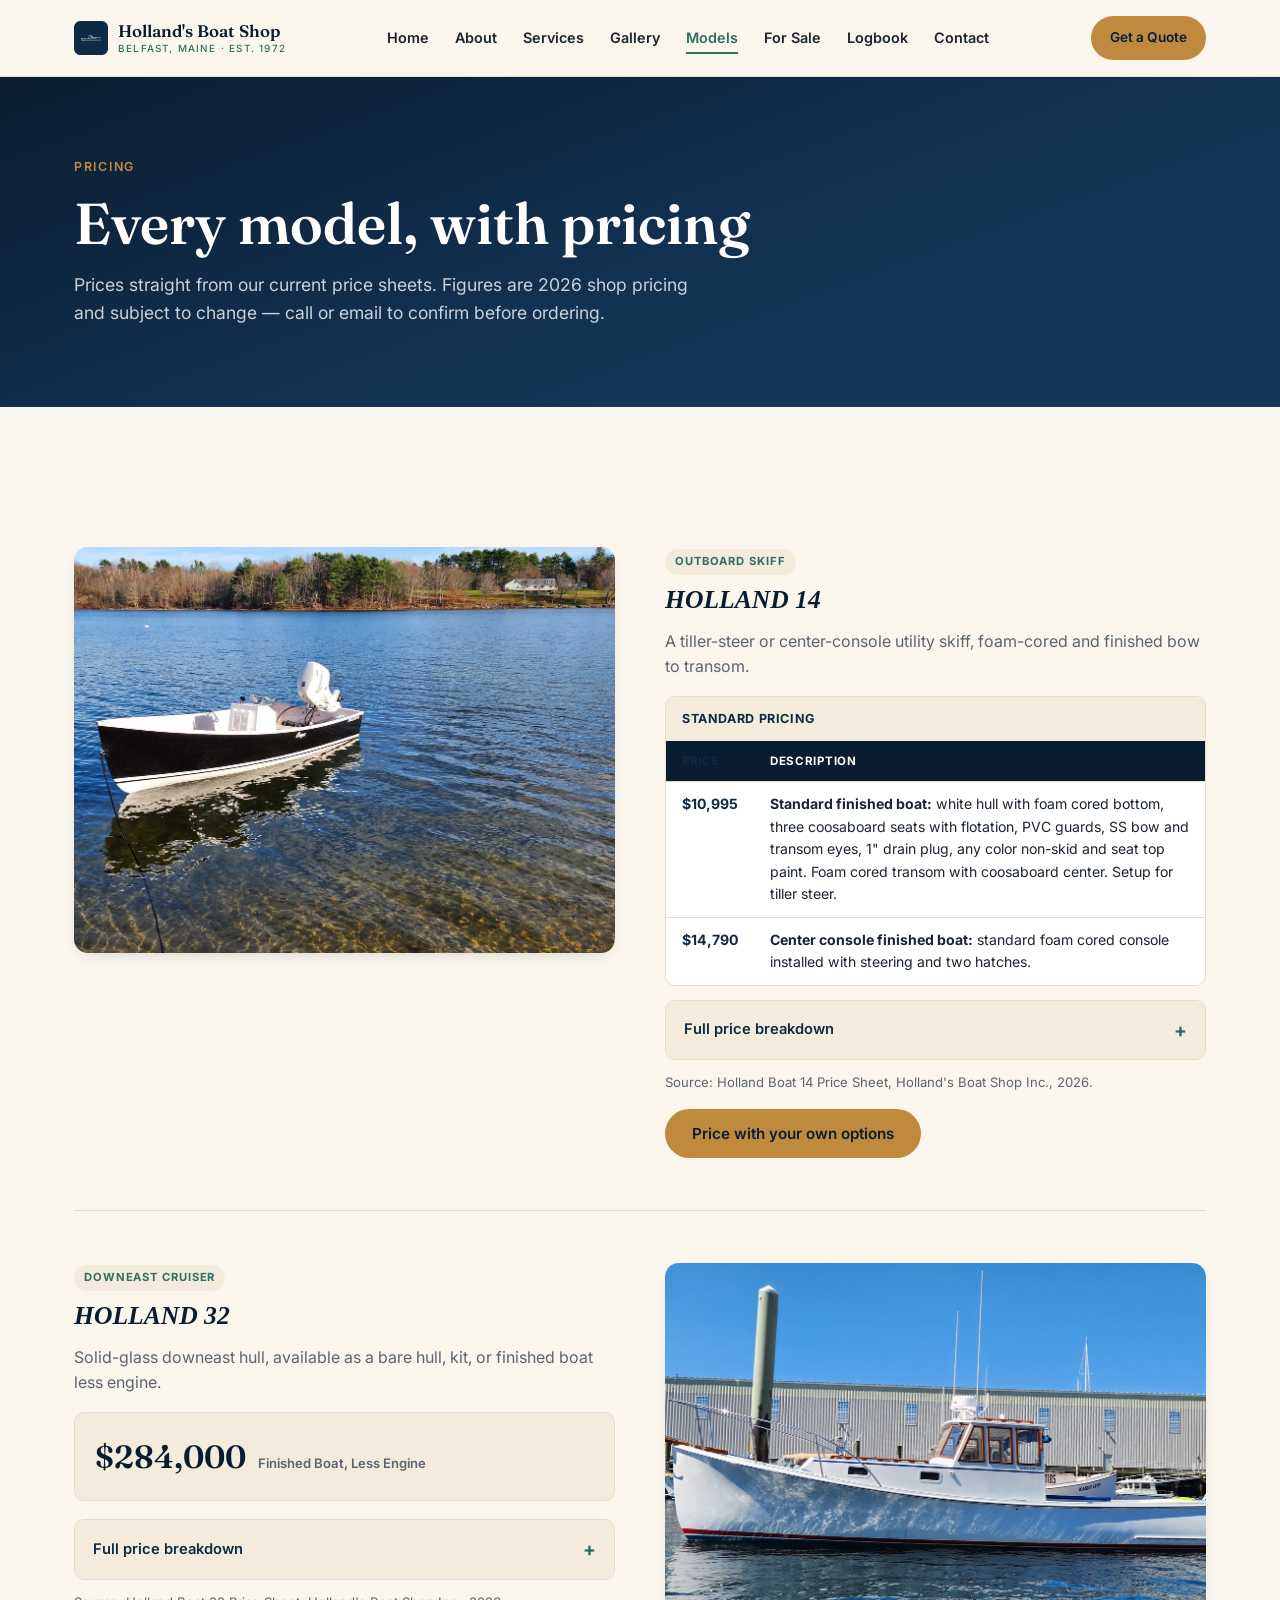
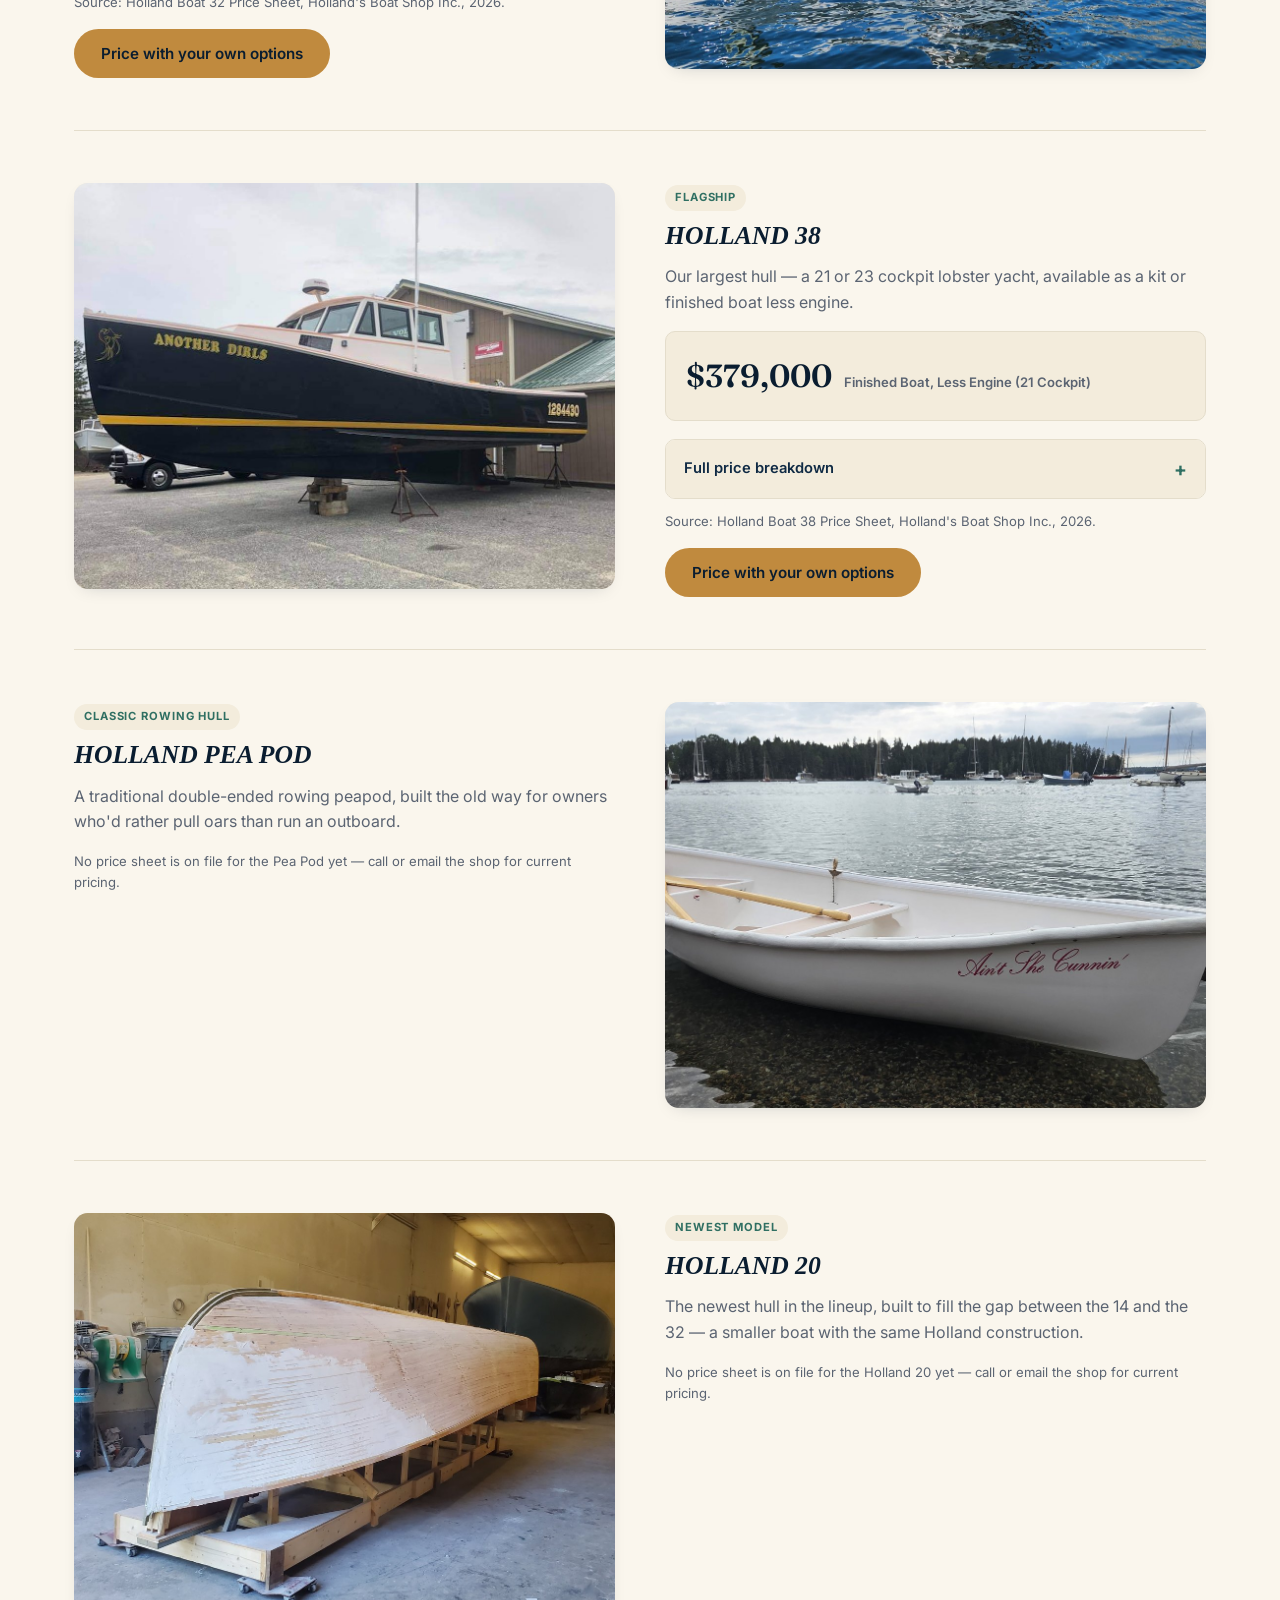
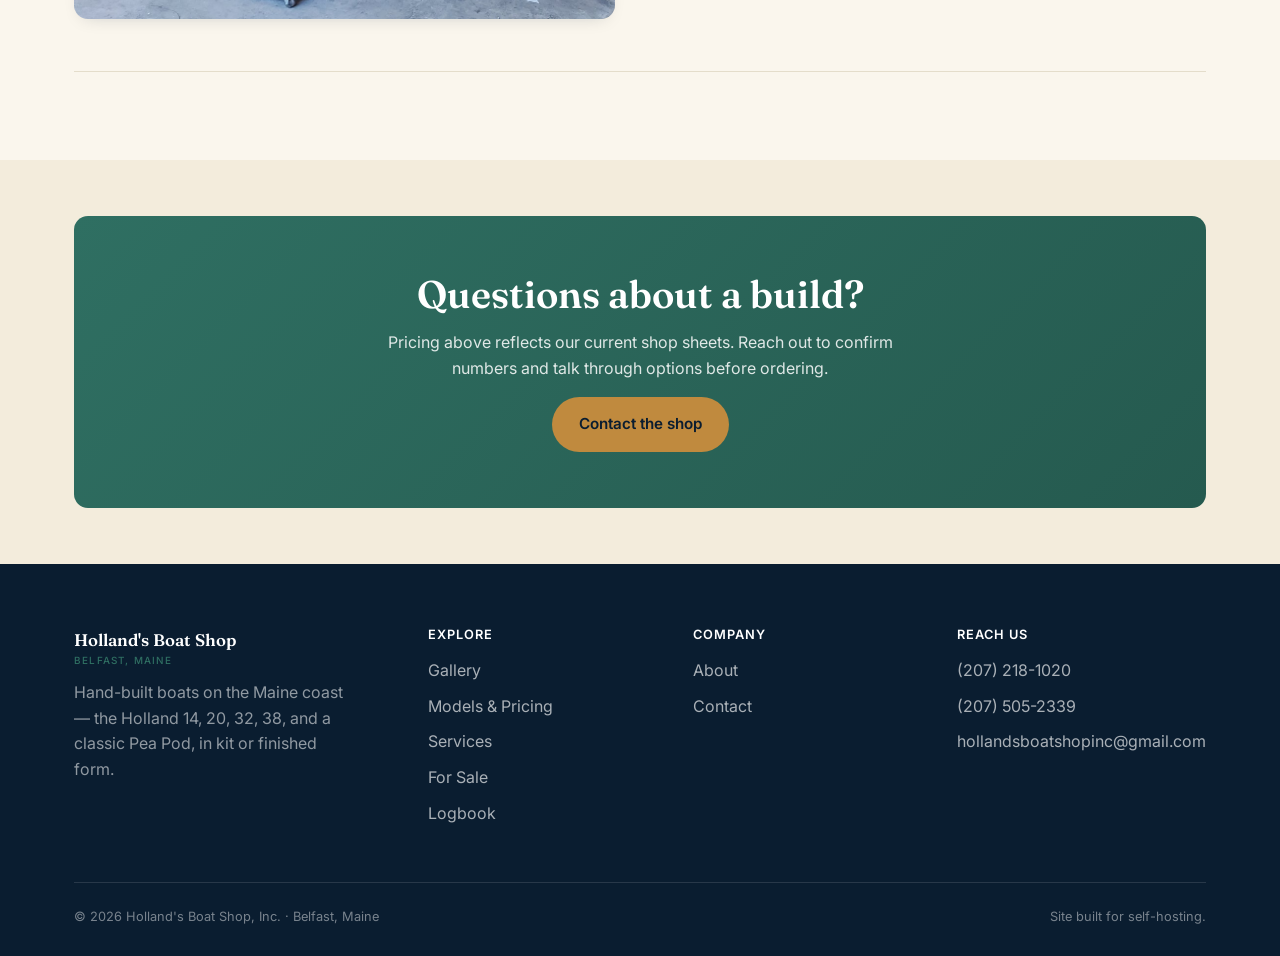
<file: models.html>
<!DOCTYPE html>
<html lang="en">
<head>
<meta charset="UTF-8">
<meta name="viewport" content="width=device-width, initial-scale=1.0">
<title>Models &amp; Pricing | Holland's Boat Shop, Belfast, Maine</title>
<meta name="description" content="Pricing for the Holland 14, 32, and 38 — hull, deck, kit, and finished-boat pricing from Holland's Boat Shop, Belfast, Maine.">
<link rel="icon" type="image/png" href="assets/favicon.png">
<link rel="stylesheet" href="css/styles.css">
</head>
<body>

<header class="site-header">
  <nav class="nav">
    <a href="index.html" class="brand">
      <img src="assets/favicon.png" alt="Holland's Boat Shop mark">
      <span class="brand-text">Holland's Boat Shop<small>Belfast, Maine &middot; Est. 1972</small></span>
    </a>
    <ul class="nav-links">
      <li><a href="index.html">Home</a></li>
      <li><a href="about.html">About</a></li>
      <li><a href="services.html">Services</a></li>
      <li><a href="gallery.html">Gallery</a></li>
      <li><a href="models.html">Models</a></li>
      <li><a href="for-sale.html">For Sale</a></li>
      <li><a href="logbook.html">Logbook</a></li>
      <li><a href="contact.html">Contact</a></li>
      <li class="nav-mobile-cta"><a href="contact.html" class="btn btn-primary">Get a Quote</a></li>
    </ul>
    <div class="nav-cta"><a href="contact.html" class="btn btn-primary btn-sm">Get a Quote</a></div>
    <button class="nav-toggle" aria-label="Toggle menu" aria-expanded="false">
      <svg viewBox="0 0 24 24" fill="none" stroke="currentColor" stroke-width="2" stroke-linecap="round"><line x1="3" y1="6" x2="21" y2="6"/><line x1="3" y1="12" x2="21" y2="12"/><line x1="3" y1="18" x2="21" y2="18"/></svg>
    </button>
  </nav>
  <div class="nav-overlay" data-nav-overlay></div>
</header>

<section class="page-hero">
  <div class="container">
    <span class="eyebrow">Pricing</span>
    <h1 style="color:#fff">Every model, with pricing</h1>
    <p class="lede">Prices straight from our current price sheets. Figures are 2026 shop pricing and subject to change — call or email to confirm before ordering.</p>
  </div>
</section>

<section>
  <div class="container">

    <!-- HOLLAND 14 -->
    <div class="model-row" id="model-14">
      <div class="model-row-media">
        <div class="art-frame"><img src="assets/models/holland-14.jpg" alt="Holland 14 skiff on the water" loading="lazy"></div>
      </div>
      <div class="model-row-body">
        <span class="tag">Outboard Skiff</span>
        <h3 class="model-title">Holland 14</h3>
        <p>A tiller-steer or center-console utility skiff, foam-cored and finished bow to transom.</p>

        <div class="table-scroll">
          <table class="price-table">
            <caption>Standard Pricing</caption>
            <thead><tr><th class="price">Price</th><th>Description</th></tr></thead>
            <tbody>
              <tr><td class="price">$10,995</td><td><strong>Standard finished boat:</strong> white hull with foam cored bottom, three coosaboard seats with flotation, PVC guards, SS bow and transom eyes, 1" drain plug, any color non-skid and seat top paint. Foam cored transom with coosaboard center. Setup for tiller steer.</td></tr>
              <tr><td class="price">$14,790</td><td><strong>Center console finished boat:</strong> standard foam cored console installed with steering and two hatches.</td></tr>
            </tbody>
          </table>
        </div>

        <details class="price-breakdown">
          <summary>Full price breakdown</summary>
          <div class="breakdown-body">
            <div>
              <h4>Options</h4>
              <div class="table-scroll">
                <table class="price-table">
                  <tbody>
                    <tr><td class="price">$3,795</td><td>Standard foam cored console with steering and storage hatch</td></tr>
                    <tr><td class="price">$4,510</td><td>Center console with storage seat (add $715 to center console finished boat)</td></tr>
                    <tr><td class="price">$920</td><td>Bow storage with drain</td></tr>
                    <tr><td class="price">$330</td><td>Two spring cleats: reinforced mounting locations (add $50 for each additional pair)</td></tr>
                    <tr><td class="price">$895</td><td>Boot top</td></tr>
                    <tr><td class="price">$995</td><td>Bottom paint</td></tr>
                    <tr><td class="price">$700</td><td>Breast hook: standard 8" or large 11" (add $150 for large size)</td></tr>
                    <tr><td class="price">$1,040</td><td>Spray rails: 8' PVC spray rails, 316 SS fasteners</td></tr>
                    <tr><td class="price">$620</td><td>Navigation lights: white LED anchor light, LED red and green side-mount navigation lights</td></tr>
                    <tr><td class="price">$400</td><td>Bilge pump</td></tr>
                    <tr><td class="price">$825</td><td>Colored hull: molded colored gelcoat</td></tr>
                    <tr><td class="price">$1,850</td><td>Colored hull: painted hull — superior finish and longevity, hand rolled and tipped with Epiphanes paint</td></tr>
                  </tbody>
                </table>
              </div>
            </div>
            <div>
              <h4>Suzuki Outboard Pricing</h4>
              <div class="table-scroll">
                <table class="price-table">
                  <tbody>
                    <tr><td colspan="2"><strong>25 HP</strong></td></tr>
                    <tr><td class="price">$6,339</td><td>DF25ATHL — Tiller, Black</td></tr>
                    <tr><td class="price">$6,519</td><td>DF25ATHLW — Tiller, White</td></tr>
                    <tr><td class="price">$6,249</td><td>DF25ATL — Remote, Black</td></tr>
                    <tr><td class="price">$6,429</td><td>DF25ATLW — Remote, White</td></tr>
                    <tr><td colspan="2"><strong>30 HP</strong></td></tr>
                    <tr><td class="price">$7,349</td><td>DF30ATHL — Tiller, Black</td></tr>
                    <tr><td class="price">$7,529</td><td>DF30ATHLW — Tiller, White</td></tr>
                    <tr><td class="price">$7,219</td><td>DF30ATL — Remote, Black</td></tr>
                    <tr><td class="price">$7,399</td><td>DF30ATLW — Remote, White</td></tr>
                    <tr><td colspan="2"><strong>40 HP</strong></td></tr>
                    <tr><td class="price">$8,336</td><td>DF40ATHL — Tiller, Black</td></tr>
                    <tr><td class="price">$8,687</td><td>DF40ATHLW — Tiller, White</td></tr>
                    <tr><td class="price">$7,938</td><td>DF40ATL — Remote, Black</td></tr>
                    <tr><td class="price">$8,289</td><td>DF40ATLW — Remote, White</td></tr>
                  </tbody>
                </table>
              </div>
              <p class="price-note">All outboards labeled "Remote" require rigging and controls, priced separately.</p>
            </div>
            <div>
              <h4>Outboard Installation Pricing</h4>
              <div class="table-scroll">
                <table class="price-table">
                  <tbody>
                    <tr><td class="price">$780</td><td>Tiller installation and mounting with battery, fuel tank, fuel filter and lines, wiring, inspection, fluids, and idle break-in test. Includes sea trial.</td></tr>
                    <tr><td class="price">$990</td><td>Remote steer installation and mounting with battery in console or stern, fuel tank, fuel filter and lines, wiring, throttle control, steering, inspection, fluids, and idle break-in test. Includes sea trial.</td></tr>
                  </tbody>
                </table>
              </div>
            </div>
          </div>
        </details>
        <p class="price-note">Source: Holland Boat 14 Price Sheet, Holland's Boat Shop Inc., 2026.</p>
        <button type="button" class="btn btn-primary btn-price-config" data-price-model="14">Price with your own options</button>
      </div>
    </div>

    <!-- HOLLAND 32 -->
    <div class="model-row" id="model-32">
      <div class="model-row-media">
        <div class="art-frame"><img src="assets/models/holland-32.jpg" alt="Holland 32 finished boat at the dock" loading="lazy"></div>
      </div>
      <div class="model-row-body">
        <span class="tag">Downeast Cruiser</span>
        <h3 class="model-title">Holland 32</h3>
        <p>Solid-glass downeast hull, available as a bare hull, kit, or finished boat less engine.</p>

        <div class="price-headline">
          <span class="amount">$284,000</span>
          <span class="amount-label">Finished Boat, Less Engine</span>
        </div>

        <details class="price-breakdown">
          <summary>Full price breakdown</summary>
          <div class="breakdown-body">
            <div>
              <h4>Hull</h4>
              <div class="table-scroll">
                <table class="price-table">
                  <tbody>
                    <tr><td class="price">$33,675</td><td>Solid fiberglass hull (white), four stringers, molded quarter guards, molded skeg, sheer flange, trimmed</td></tr>
                    <tr><td class="price">$12,750</td><td>Foam core hull (add to hull price)</td></tr>
                    <tr><td class="price">$6,450</td><td>1-1/4" shaft S.S. rudder, bronze rudder box, bronze step</td></tr>
                    <tr><td class="price">$10,875</td><td>Inboard shaft log, 1-3/4" x 9' shaft, cutlass bearing, dripless stuffing box</td></tr>
                  </tbody>
                </table>
              </div>
            </div>
            <div>
              <h4>Deck</h4>
              <div class="table-scroll">
                <table class="price-table">
                  <tbody>
                    <tr><td class="price">$28,950</td><td>Full deck unit kit (all parts)</td></tr>
                    <tr><td class="price">$2,800</td><td>Windshield</td></tr>
                    <tr><td class="price">$3,900</td><td>Shelter top</td></tr>
                    <tr><td class="price">$1,200</td><td>Starboard knee piece</td></tr>
                    <tr><td class="price">$2,200</td><td>Port side panel</td></tr>
                    <tr><td class="price">$18,850</td><td>Deck unit</td></tr>
                    <tr><td class="price">$4,450</td><td>Optional 12" stern deck</td></tr>
                    <tr><td class="price">$17,925</td><td>Deck unit kit assembly</td></tr>
                  </tbody>
                </table>
              </div>
            </div>
            <div>
              <h4>Assembled Kit — Less Running Gear</h4>
              <div class="table-scroll">
                <table class="price-table">
                  <tbody>
                    <tr><td class="price">$62,625</td><td>Complete kit (parts): hull, deck unit, windshield, port side panel, knee piece, shelter top</td></tr>
                    <tr><td class="price">$80,550</td><td>Complete deck unit kit assembled on hull — seams glassed, blended, trimmed, surface prepped</td></tr>
                  </tbody>
                </table>
              </div>
            </div>
            <div>
              <h4>What's Included — $284,000 Standard Finished Boat</h4>
              <p><strong>Hull and Deck:</strong> Solid fiberglass hull, skeg and quarter guards, foam-cored topsides, self-bailing cockpit with two aluminum deck hatches, trunk top hatch, safety glass in windshield, port side companion door, foam-cored main bulkhead, four trunk windows, PVC hand rails, rub-rails and toe-rails, ¾" stainless half-oval on rub/toe-rails, cockpit coamings, stem band, stainless mooring bitt, bow chocks, mid and stern cleats or ring bolt, forward rope locker, locker-top steps, cabin sole, and V-berth.</p>
              <p><strong>Mechanical:</strong> Morse twin-S engine controls, one 100-gallon stern fuel tank and fuel system, 6" wet exhaust, main battery switch, switch panel, fuse panel, bus bar, navigation lights, two cabin lights, two bilge pumps and bilge alarm, engine drip pan, 1-3/4" x 9' stainless shaft, dripless shaft seal, solid glass shaft tube, bronze stern bearing, manual hydraulic steering, 2" raw water intake and strainer, stainless steering wheel and rudder, and four platform vents.</p>
              <p><strong>Standard Colors / Paint:</strong> White gelcoat hull, boot top, and bottom paint. White deck unit with pale blue, green, gray, or tan topside paint on trunk/shelter/dash. Non-skid platform, washboards, stern deck, and foredeck in pale blue, green, gray, or tan. Cabin sole non-skid or rolled texture, with painted bunk tops and locker steps.</p>
              <p><strong>Ready To Launch:</strong> Every finish installation is tested and designed for the best possible experience, with initial engine startup and systems testing included. Our presence at launch is free and guaranteed unless requested otherwise, within the state of Maine — we confirm all systems during the sea trial and in routine follow-ups with the customer.</p>
            </div>
          </div>
        </details>
        <p class="price-note">Source: Holland Boat 32 Price Sheet, Holland's Boat Shop Inc., 2026.</p>
        <button type="button" class="btn btn-primary btn-price-config" data-price-model="32">Price with your own options</button>
      </div>
    </div>

    <!-- HOLLAND 38 -->
    <div class="model-row" id="model-38">
      <div class="model-row-media">
        <div class="art-frame"><img src="assets/models/holland-38.jpg" alt="Holland 38 finished boat, Another Dirls, freshly painted" loading="lazy"></div>
      </div>
      <div class="model-row-body">
        <span class="tag">Flagship</span>
        <h3 class="model-title">Holland 38</h3>
        <p>Our largest hull — a 21 or 23 cockpit lobster yacht, available as a kit or finished boat less engine.</p>

        <div class="price-headline">
          <span class="amount">$379,000</span>
          <span class="amount-label">Finished Boat, Less Engine (21 Cockpit)</span>
        </div>

        <details class="price-breakdown">
          <summary>Full price breakdown</summary>
          <div class="breakdown-body">
            <div>
              <h4>Hull</h4>
              <div class="table-scroll">
                <table class="price-table">
                  <tbody>
                    <tr><td class="price">$59,920</td><td>Solid fiberglass hull (white), four stringers, molded quarter guards, molded skeg, sheer flange, trimmed</td></tr>
                    <tr><td class="price">$15,675</td><td>Foam core hull (add to hull price)</td></tr>
                    <tr><td class="price">$8,650</td><td>1-¾" shaft S.S. rudder, bronze rudder box, bronze step</td></tr>
                    <tr><td class="price">$13,970</td><td>Inboard shaft log, 2" shaft, cutlass bearing, dripless stuffing box</td></tr>
                  </tbody>
                </table>
              </div>
            </div>
            <div>
              <h4>Deck</h4>
              <div class="table-scroll">
                <table class="price-table">
                  <tbody>
                    <tr><td class="price">$49,500</td><td>21 cockpit (parts)</td></tr>
                    <tr><td class="price">$7,500</td><td>Main bulkhead with drop shelf</td></tr>
                    <tr><td class="price">$26,800</td><td>Deck unit — trunk, washboards, foredeck, stern deck, lower half side panel, deck flange</td></tr>
                    <tr><td class="price">$15,200</td><td>Windshield / shelter top</td></tr>
                    <tr><td class="price">$26,880</td><td>Kit assembly, 21 deck</td></tr>
                    <tr><td class="price">$30,940</td><td>Kit assembly, 23 deck (add $4,060)</td></tr>
                  </tbody>
                </table>
              </div>
            </div>
            <div>
              <h4>Assembled Kit — Less Running Gear</h4>
              <div class="table-scroll">
                <table class="price-table">
                  <tbody>
                    <tr><td class="price">$136,300</td><td>21 cockpit — complete kit, solid glass hull, deck unit, seams glassed/blended, surface prepped</td></tr>
                    <tr><td class="price">$140,360</td><td>23 cockpit — complete kit (add $4,060); windshield narrowed, bulkhead pushed forward</td></tr>
                  </tbody>
                </table>
              </div>
            </div>
            <div>
              <h4>What's Included — $379,000 Standard Finished Boat (21 Cockpit)</h4>
              <p><strong>Hull and Deck:</strong> Solid fiberglass hull, skeg and quarter guards, foam-cored topsides, self-bailing cockpit with two aluminum deck hatches, trunk top hatch, safety glass in windshield, center or port side companion door, foam-cored main bulkhead with drop shelf, four trunk windows, PVC hand rails, rub-rails and toe-rails, ¾" stainless half-oval on rub/toe-rails, cockpit coamings, stem band, stainless mooring bitt, bow chocks, mid and stern cleats or ring bolt, forward rope locker, locker-top step or center companionway steps, and V-berth.</p>
              <p><strong>Mechanical:</strong> Morse twin-S engine controls, two 125-gallon fuel tanks and fuel system, 6" wet exhaust, main battery switch, switch panel, fuse panel, bus bar, navigation lights, two cabin lights, two bilge pumps and bilge alarm, engine drip pan, 2" stainless shaft, dripless shaft seal, solid glass shaft tube, bronze stern bearing, manual hydraulic steering, 2" raw water intake and strainer, stainless steering wheel and rudder, and four platform vents.</p>
              <p><strong>Standard Colors / Paint:</strong> White gelcoat hull, boot top, and bottom paint. White deck unit with pale blue, green, gray, or tan topside paint on trunk/shelter/dash. Non-skid platform, washboards, stern deck, and foredeck in pale blue, green, gray, or tan. Cabin sole non-skid or rolled texture, with painted bunk tops and locker steps.</p>
              <p><strong>Ready To Launch:</strong> Every finish installation is tested and designed for the best possible experience, with initial engine startup and systems testing included. Our presence at launch is free and guaranteed unless requested otherwise, within the state of Maine — we confirm all systems during the sea trial and in routine follow-ups with the customer.</p>
            </div>
          </div>
        </details>
        <p class="price-note">Source: Holland Boat 38 Price Sheet, Holland's Boat Shop Inc., 2026.</p>
        <button type="button" class="btn btn-primary btn-price-config" data-price-model="38">Price with your own options</button>
      </div>
    </div>

    <!-- PEA POD -->
    <div class="model-row" id="model-peapod">
      <div class="model-row-media">
        <div class="art-frame"><img src="assets/models/holland-peapod.jpg" alt="Holland Pea Pod rowing boat on the shore" loading="lazy"></div>
      </div>
      <div class="model-row-body">
        <span class="tag">Classic Rowing Hull</span>
        <h3 class="model-title">Holland Pea Pod</h3>
        <p>A traditional double-ended rowing peapod, built the old way for owners who'd rather pull oars than run an outboard.</p>
        <p class="price-note">No price sheet is on file for the Pea Pod yet — call or email the shop for current pricing.</p>
      </div>
    </div>

    <!-- HOLLAND 20 -->
    <div class="model-row" id="model-20">
      <div class="model-row-media">
        <div class="art-frame"><img src="assets/models/holland-20.jpg" alt="Holland 20 hull under construction in the Belfast shop" loading="lazy"></div>
      </div>
      <div class="model-row-body">
        <span class="tag">Newest Model</span>
        <h3 class="model-title">Holland 20</h3>
        <p>The newest hull in the lineup, built to fill the gap between the 14 and the 32 — a smaller boat with the same Holland construction.</p>
        <p class="price-note">No price sheet is on file for the Holland 20 yet — call or email the shop for current pricing.</p>
      </div>
    </div>

    <!-- Price configurator: build your own price from the shop's price sheet -->
    <div class="price-config" id="price-config-modal" hidden>
      <div class="price-config-panel">
        <button class="price-config-close" aria-label="Close price builder">&times;</button>
        <div class="price-config-head">
          <span class="eyebrow">Build Your Price</span>
          <h3 data-config-title></h3>
          <p class="price-config-sub" data-config-sub></p>
        </div>
        <div class="price-config-body" data-config-body></div>
        <div class="price-config-total">
          <span>Estimated total</span>
          <strong data-config-total>$0</strong>
        </div>
        <p class="price-note">This is an estimate built from our current price sheet — final pricing is confirmed by the shop before any order.</p>
        <div class="price-config-customer">
          <label for="price-config-name">Your name</label>
          <input type="text" id="price-config-name" data-config-name placeholder="Full name">
          <label for="price-config-notes">Notes for the shop</label>
          <textarea id="price-config-notes" data-config-notes rows="3" placeholder="Timeline, color preferences, questions, etc."></textarea>
          <p class="price-config-error" data-config-error hidden>Please enter your name before saving or sending.</p>
        </div>
        <div class="price-config-actions">
          <button type="button" class="btn btn-outline-dark" data-config-save>Save as PDF</button>
          <button type="button" class="btn btn-primary" data-config-send>Email to the shop</button>
        </div>
      </div>
    </div>

  </div>
</section>

<section class="section-tight" style="background:var(--cream-200)">
  <div class="container">
    <div class="cta-band">
      <h2>Questions about a build?</h2>
      <p>Pricing above reflects our current shop sheets. Reach out to confirm numbers and talk through options before ordering.</p>
      <a href="contact.html" class="btn btn-primary">Contact the shop</a>
    </div>
  </div>
</section>

<footer class="site-footer">
  <div class="container">
    <div class="footer-grid">
      <div class="footer-brand">
        <span class="brand-text" style="color:#fff">Holland's Boat Shop<small>Belfast, Maine</small></span>
        <p>Hand-built boats on the Maine coast — the Holland 14, 20, 32, 38, and a classic Pea Pod, in kit or finished form.</p>
      </div>
      <div class="footer-col">
        <h4>Explore</h4>
        <ul>
          <li><a href="gallery.html">Gallery</a></li>
          <li><a href="models.html">Models &amp; Pricing</a></li>
          <li><a href="services.html">Services</a></li>
          <li><a href="for-sale.html">For Sale</a></li>
          <li><a href="logbook.html">Logbook</a></li>
        </ul>
      </div>
      <div class="footer-col">
        <h4>Company</h4>
        <ul>
          <li><a href="about.html">About</a></li>
          <li><a href="contact.html">Contact</a></li>
        </ul>
      </div>
      <div class="footer-col">
        <h4>Reach Us</h4>
        <ul>
          <li><a href="tel:+12072181020">(207) 218-1020</a></li>
          <li><a href="tel:+12075052339">(207) 505-2339</a></li>
          <li><a href="mailto:hollandsboatshopinc@gmail.com">hollandsboatshopinc@gmail.com</a></li>
        </ul>
      </div>
    </div>
    <div class="footer-bottom">
      <span>&copy; <span data-year></span> Holland's Boat Shop, Inc. &middot; Belfast, Maine</span>
      <span>Site built for self-hosting.</span>
    </div>
  </div>
</footer>

<!-- Printable summary: populated by JS, shown only when "Save as PDF" triggers the browser's print dialog. Kept as a direct child of <body> so the print stylesheet can hide every other top-level section cleanly. -->
<div class="price-config-print" id="price-config-print">
  <div class="print-header">
    <img src="assets/holland-icon-mark.png" alt="" class="print-logo">
    <h1>Holland's Boat Shop</h1>
  </div>
  <h2 data-print-model></h2>
  <p class="print-meta" data-print-meta></p>
  <table class="print-table" data-print-table></table>
  <div class="print-total">
    <span>Estimated total</span>
    <strong data-print-total></strong>
  </div>
  <div class="print-notes" data-print-notes hidden>
    <h3>Customer Notes</h3>
    <p data-print-notes-text></p>
  </div>
  <p class="print-disclaimer">This is an estimate built from our current price sheet. Final pricing is confirmed by the shop before any order.</p>
</div>

<script src="js/script.js"></script>
</body>
</html>
</file>
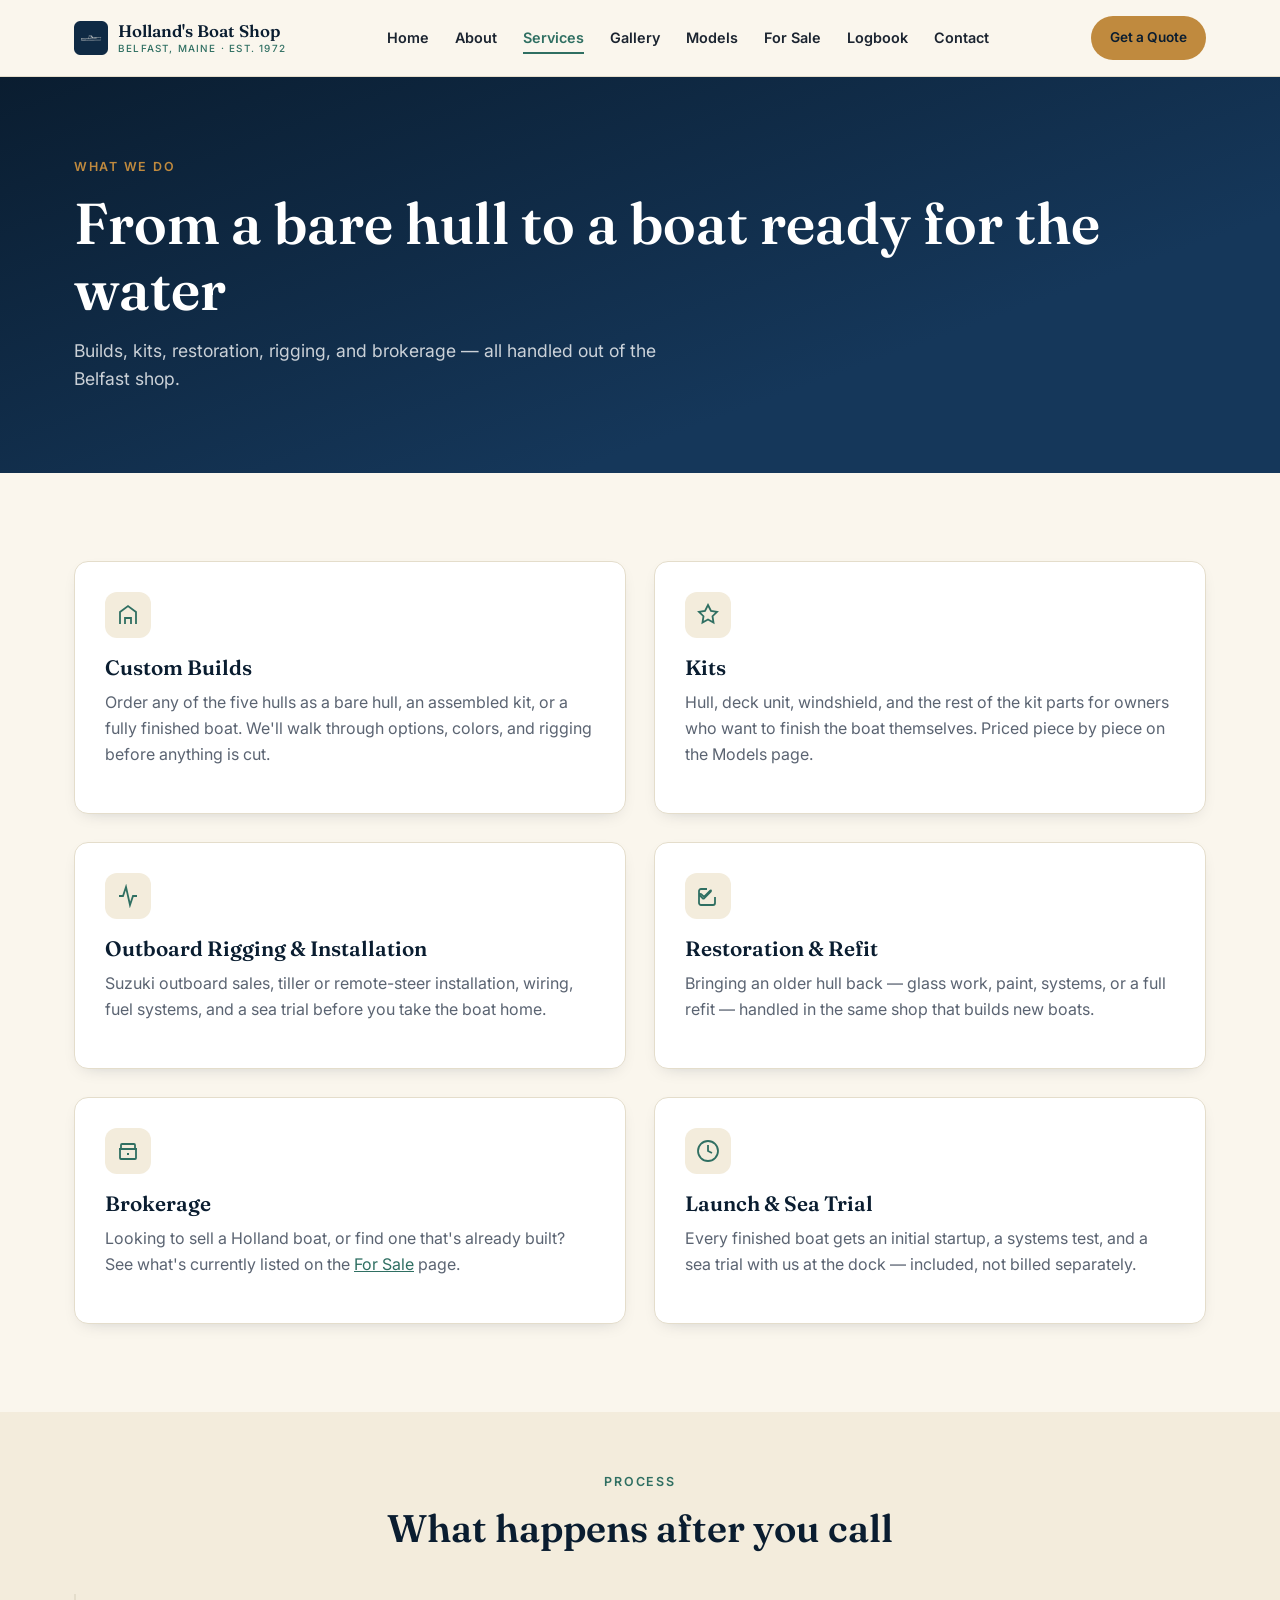
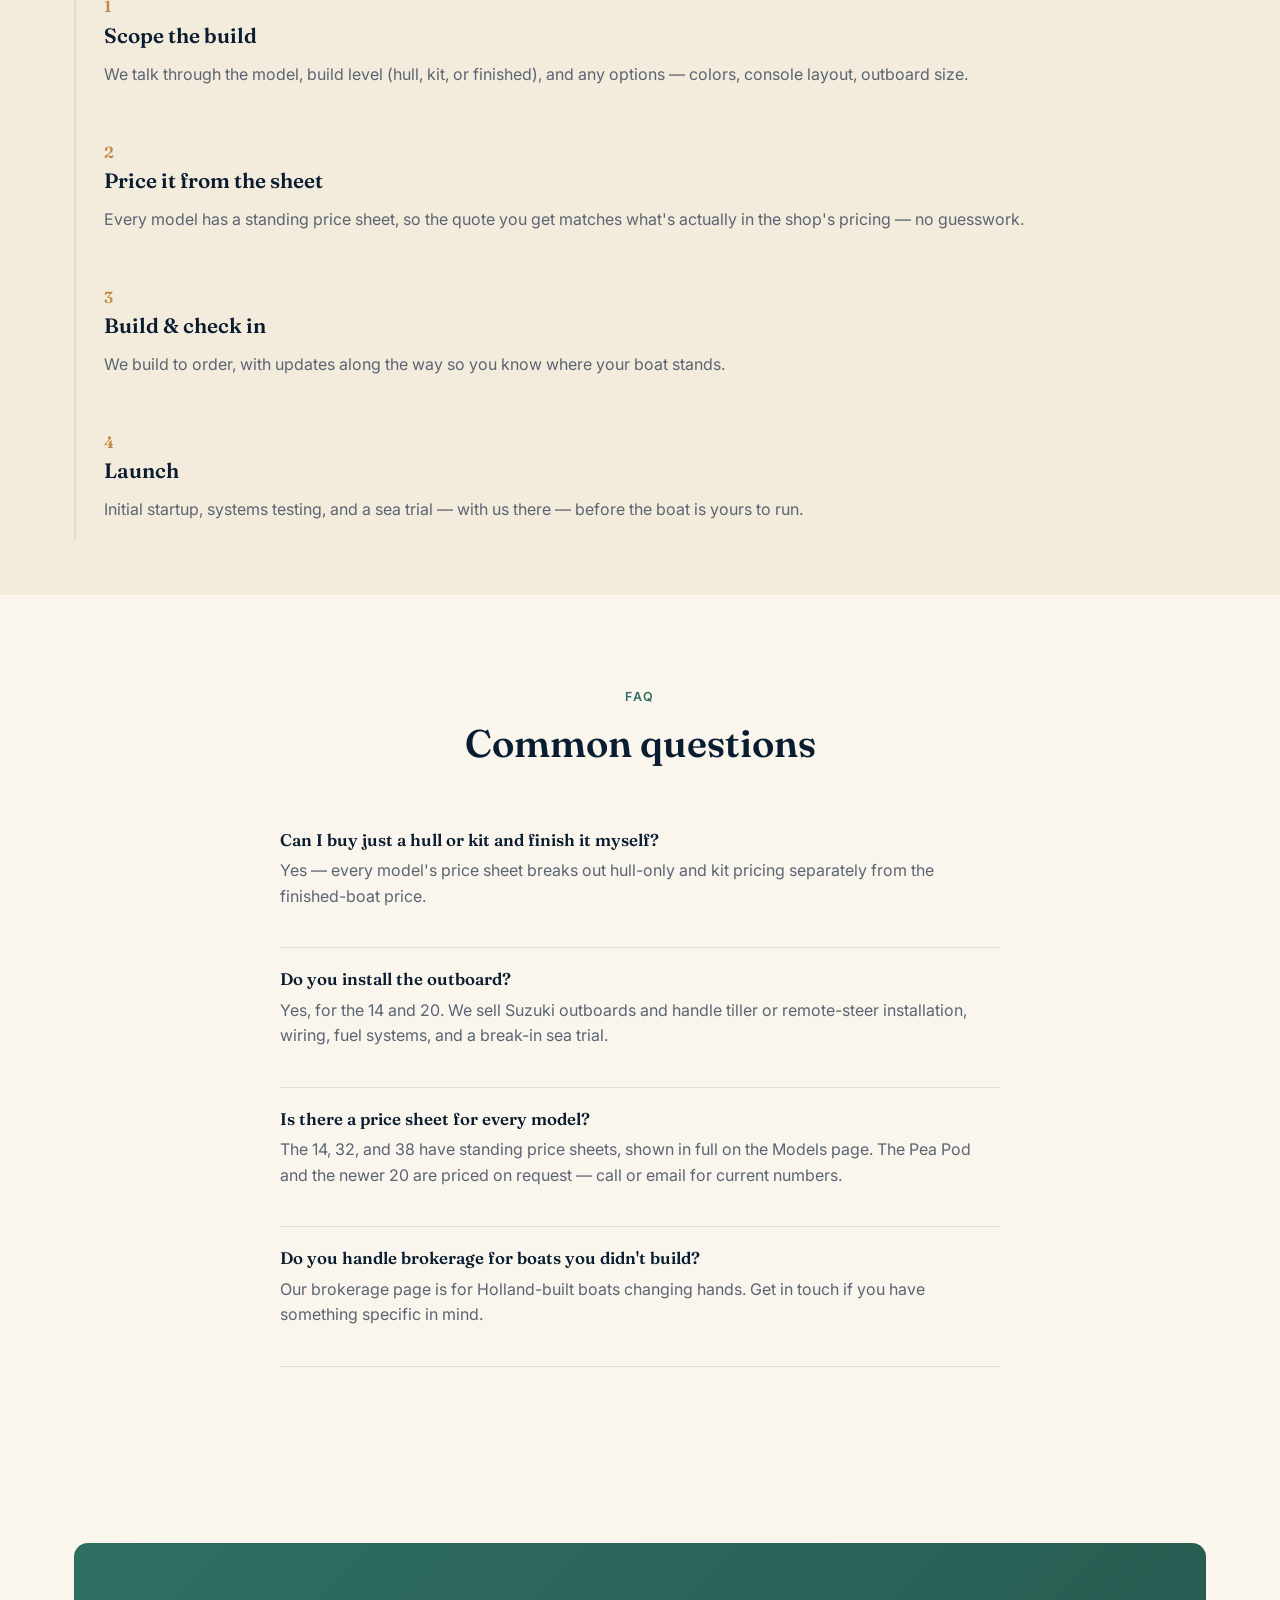
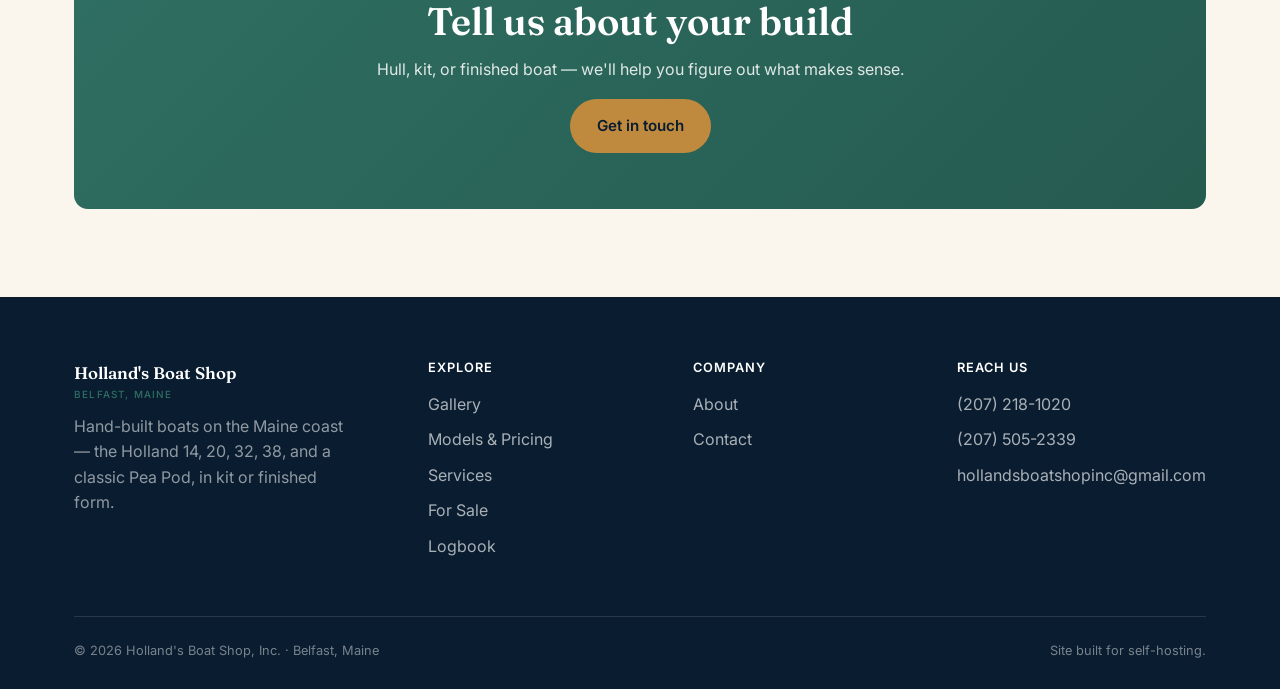
<file: services.html>
<!DOCTYPE html>
<html lang="en">
<head>
<meta charset="UTF-8">
<meta name="viewport" content="width=device-width, initial-scale=1.0">
<title>Services | Holland's Boat Shop, Belfast, Maine</title>
<meta name="description" content="Custom builds, kits, restoration &amp; refit, outboard rigging, and brokerage from Holland's Boat Shop in Belfast, Maine.">
<link rel="icon" type="image/png" href="assets/favicon.png">
<link rel="stylesheet" href="css/styles.css">
</head>
<body>

<header class="site-header">
  <nav class="nav">
    <a href="index.html" class="brand">
      <img src="assets/favicon.png" alt="Holland's Boat Shop mark">
      <span class="brand-text">Holland's Boat Shop<small>Belfast, Maine &middot; Est. 1972</small></span>
    </a>
    <ul class="nav-links">
      <li><a href="index.html">Home</a></li>
      <li><a href="about.html">About</a></li>
      <li><a href="services.html">Services</a></li>
      <li><a href="gallery.html">Gallery</a></li>
      <li><a href="models.html">Models</a></li>
      <li><a href="for-sale.html">For Sale</a></li>
      <li><a href="logbook.html">Logbook</a></li>
      <li><a href="contact.html">Contact</a></li>
      <li class="nav-mobile-cta"><a href="contact.html" class="btn btn-primary">Get a Quote</a></li>
    </ul>
    <div class="nav-cta"><a href="contact.html" class="btn btn-primary btn-sm">Get a Quote</a></div>
    <button class="nav-toggle" aria-label="Toggle menu" aria-expanded="false">
      <svg viewBox="0 0 24 24" fill="none" stroke="currentColor" stroke-width="2" stroke-linecap="round"><line x1="3" y1="6" x2="21" y2="6"/><line x1="3" y1="12" x2="21" y2="12"/><line x1="3" y1="18" x2="21" y2="18"/></svg>
    </button>
  </nav>
  <div class="nav-overlay" data-nav-overlay></div>
</header>

<section class="page-hero">
  <div class="container">
    <span class="eyebrow">What We Do</span>
    <h1 style="color:#fff">From a bare hull to a boat ready for the water</h1>
    <p class="lede">Builds, kits, restoration, rigging, and brokerage — all handled out of the Belfast shop.</p>
  </div>
</section>

<section>
  <div class="container">
    <div class="grid-2">
      <div class="card">
        <div class="icon-badge">
          <svg viewBox="0 0 24 24" fill="none" stroke="currentColor" stroke-width="1.8"><path d="M4 21V9l8-6 8 6v12M9 21v-6h6v6"/></svg>
        </div>
        <h3>Custom Builds</h3>
        <p>Order any of the five hulls as a bare hull, an assembled kit, or a fully finished boat. We'll walk through options, colors, and rigging before anything is cut.</p>
      </div>
      <div class="card">
        <div class="icon-badge">
          <svg viewBox="0 0 24 24" fill="none" stroke="currentColor" stroke-width="1.8"><path d="M12 2l3 6 6 .9-4.5 4.3 1 6.3-5.5-3-5.5 3 1-6.3L3 8.9 9 8z"/></svg>
        </div>
        <h3>Kits</h3>
        <p>Hull, deck unit, windshield, and the rest of the kit parts for owners who want to finish the boat themselves. Priced piece by piece on the Models page.</p>
      </div>
      <div class="card">
        <div class="icon-badge">
          <svg viewBox="0 0 24 24" fill="none" stroke="currentColor" stroke-width="1.8"><path d="M3 12h4l3-9 4 18 3-9h4"/></svg>
        </div>
        <h3>Outboard Rigging &amp; Installation</h3>
        <p>Suzuki outboard sales, tiller or remote-steer installation, wiring, fuel systems, and a sea trial before you take the boat home.</p>
      </div>
      <div class="card">
        <div class="icon-badge">
          <svg viewBox="0 0 24 24" fill="none" stroke="currentColor" stroke-width="1.8"><path d="M14.7 6.3a1 1 0 010 1.4l-6.6 6.6a1 1 0 01-1.4 0l-2.8-2.8a1 1 0 011.4-1.4L8 12.8l5.9-5.9a1 1 0 011.4 0zM19 13v6a2 2 0 01-2 2H5a2 2 0 01-2-2V7a2 2 0 012-2h6"/></svg>
        </div>
        <h3>Restoration &amp; Refit</h3>
        <p>Bringing an older hull back — glass work, paint, systems, or a full refit — handled in the same shop that builds new boats.</p>
      </div>
      <div class="card">
        <div class="icon-badge">
          <svg viewBox="0 0 24 24" fill="none" stroke="currentColor" stroke-width="1.8"><path d="M3 10h18M7 15h.01M11 15h2M5 10V6a1 1 0 011-1h12a1 1 0 011 1v4M4 10v9a1 1 0 001 1h14a1 1 0 001-1v-9"/></svg>
        </div>
        <h3>Brokerage</h3>
        <p>Looking to sell a Holland boat, or find one that's already built? See what's currently listed on the <a href="for-sale.html" style="color:var(--teal); text-decoration:underline;">For Sale</a> page.</p>
      </div>
      <div class="card">
        <div class="icon-badge">
          <svg viewBox="0 0 24 24" fill="none" stroke="currentColor" stroke-width="1.8"><path d="M12 2a10 10 0 100 20 10 10 0 000-20zM12 6v6l4 2"/></svg>
        </div>
        <h3>Launch &amp; Sea Trial</h3>
        <p>Every finished boat gets an initial startup, a systems test, and a sea trial with us at the dock — included, not billed separately.</p>
      </div>
    </div>
  </div>
</section>

<section class="section-tight" style="background:var(--cream-200)">
  <div class="container">
    <div class="section-head center">
      <span class="eyebrow">Process</span>
      <h2>What happens after you call</h2>
    </div>
    <div class="timeline">
      <div class="timeline-item">
        <span class="year">1</span>
        <h3>Scope the build</h3>
        <p>We talk through the model, build level (hull, kit, or finished), and any options — colors, console layout, outboard size.</p>
      </div>
      <div class="timeline-item">
        <span class="year">2</span>
        <h3>Price it from the sheet</h3>
        <p>Every model has a standing price sheet, so the quote you get matches what's actually in the shop's pricing — no guesswork.</p>
      </div>
      <div class="timeline-item">
        <span class="year">3</span>
        <h3>Build &amp; check in</h3>
        <p>We build to order, with updates along the way so you know where your boat stands.</p>
      </div>
      <div class="timeline-item">
        <span class="year">4</span>
        <h3>Launch</h3>
        <p>Initial startup, systems testing, and a sea trial — with us there — before the boat is yours to run.</p>
      </div>
    </div>
  </div>
</section>

<section>
  <div class="container">
    <div class="section-head center">
      <span class="eyebrow">FAQ</span>
      <h2>Common questions</h2>
    </div>
    <div style="max-width:720px; margin:0 auto;">
      <div class="faq-item">
        <h3>Can I buy just a hull or kit and finish it myself?</h3>
        <p>Yes — every model's price sheet breaks out hull-only and kit pricing separately from the finished-boat price.</p>
      </div>
      <div class="faq-item">
        <h3>Do you install the outboard?</h3>
        <p>Yes, for the 14 and 20. We sell Suzuki outboards and handle tiller or remote-steer installation, wiring, fuel systems, and a break-in sea trial.</p>
      </div>
      <div class="faq-item">
        <h3>Is there a price sheet for every model?</h3>
        <p>The 14, 32, and 38 have standing price sheets, shown in full on the Models page. The Pea Pod and the newer 20 are priced on request — call or email for current numbers.</p>
      </div>
      <div class="faq-item">
        <h3>Do you handle brokerage for boats you didn't build?</h3>
        <p>Our brokerage page is for Holland-built boats changing hands. Get in touch if you have something specific in mind.</p>
      </div>
    </div>
  </div>
</section>

<section>
  <div class="container">
    <div class="cta-band">
      <h2>Tell us about your build</h2>
      <p>Hull, kit, or finished boat — we'll help you figure out what makes sense.</p>
      <a href="contact.html" class="btn btn-primary">Get in touch</a>
    </div>
  </div>
</section>

<footer class="site-footer">
  <div class="container">
    <div class="footer-grid">
      <div class="footer-brand">
        <span class="brand-text" style="color:#fff">Holland's Boat Shop<small>Belfast, Maine</small></span>
        <p>Hand-built boats on the Maine coast — the Holland 14, 20, 32, 38, and a classic Pea Pod, in kit or finished form.</p>
      </div>
      <div class="footer-col">
        <h4>Explore</h4>
        <ul>
          <li><a href="gallery.html">Gallery</a></li>
          <li><a href="models.html">Models &amp; Pricing</a></li>
          <li><a href="services.html">Services</a></li>
          <li><a href="for-sale.html">For Sale</a></li>
          <li><a href="logbook.html">Logbook</a></li>
        </ul>
      </div>
      <div class="footer-col">
        <h4>Company</h4>
        <ul>
          <li><a href="about.html">About</a></li>
          <li><a href="contact.html">Contact</a></li>
        </ul>
      </div>
      <div class="footer-col">
        <h4>Reach Us</h4>
        <ul>
          <li><a href="tel:+12072181020">(207) 218-1020</a></li>
          <li><a href="tel:+12075052339">(207) 505-2339</a></li>
          <li><a href="mailto:hollandsboatshopinc@gmail.com">hollandsboatshopinc@gmail.com</a></li>
        </ul>
      </div>
    </div>
    <div class="footer-bottom">
      <span>&copy; <span data-year></span> Holland's Boat Shop, Inc. &middot; Belfast, Maine</span>
      <span>Site built for self-hosting.</span>
    </div>
  </div>
</footer>

<script src="js/script.js"></script>
</body>
</html>
</file>
<file: css/styles.css>
/* ============================================
   Holland's Boat Shop — stylesheet
   ============================================ */

@import url('https://fonts.googleapis.com/css2?family=Fraunces:ital,opsz,wght@0,9..144,400;0,9..144,500;0,9..144,600;0,9..144,700;1,9..144,500&family=Inter:wght@400;500;600;700&display=swap');

:root{
  --navy-900:#0a1d30;
  --navy-800:#0f2a44;
  --navy-700:#15375a;
  --navy-600:#1d4873;
  --teal:#2f6f62;
  --teal-600:#255a4f;
  --brass:#c08a3e;
  --brass-600:#a8732e;
  --cream:#faf6ed;
  --cream-200:#f3ecdc;
  --white:#ffffff;
  --ink:#1b2430;
  --ink-500:#5b6472;
  --ink-300:#8b93a0;
  --line:#e4ddcb;
  --radius:14px;
  --shadow:0 18px 40px -20px rgba(10,29,48,0.35);
  --shadow-sm:0 6px 18px -10px rgba(10,29,48,0.25);
  --maxw:1180px;
  --header-h:68px;
}

*,*::before,*::after{ box-sizing:border-box; }
html{ scroll-behavior:smooth; }
body{
  margin:0;
  background:var(--cream);
  color:var(--ink);
  font-family:'Inter', system-ui, -apple-system, sans-serif;
  font-size:16px;
  line-height:1.6;
  -webkit-font-smoothing:antialiased;
}
img{ max-width:100%; display:block; }
a{ color:inherit; text-decoration:none; }
ul{ margin:0; padding:0; list-style:none; }
h1,h2,h3,h4{
  font-family:'Fraunces', Georgia, serif;
  font-weight:600;
  line-height:1.15;
  margin:0 0 14px;
  color:var(--navy-900);
}
h1{ font-size:clamp(2.2rem, 4.5vw, 3.6rem); font-weight:600; }
h2{ font-size:clamp(1.7rem, 3vw, 2.5rem); }
h3{ font-size:1.3rem; }

/* Model names (boat designations like "Holland 32'") get their own distinct treatment */
.model-title{
  font-family:'Times New Roman', Times, 'Liberation Serif', serif;
  font-weight:700;
  font-style:italic;
  text-transform:uppercase;
}
p{ margin:0 0 16px; color:var(--ink-500); }
.container{ max-width:var(--maxw); margin:0 auto; padding:0 24px; }
section{ padding:88px 0; }
.section-tight{ padding:56px 0; }

.eyebrow{
  display:inline-block;
  font-family:'Inter', sans-serif;
  font-weight:600;
  font-size:0.78rem;
  letter-spacing:0.14em;
  text-transform:uppercase;
  color:var(--teal);
  margin-bottom:14px;
}
.section-head{ max-width:680px; margin:0 0 44px; }
.section-head.center{ margin-left:auto; margin-right:auto; text-align:center; }
.lede{ font-size:1.1rem; }

/* Buttons */
.btn{
  display:inline-flex;
  align-items:center;
  gap:8px;
  padding:14px 26px;
  border-radius:999px;
  font-family:'Inter', sans-serif;
  font-weight:600;
  font-size:0.95rem;
  border:1px solid transparent;
  cursor:pointer;
  transition:transform .15s ease, box-shadow .15s ease, background .15s ease, color .15s ease;
}
.btn-primary{ background:var(--brass); color:var(--navy-900); }
.btn-primary:hover{ background:var(--brass-600); transform:translateY(-1px); }
.btn-outline{ background:transparent; border-color:rgba(255,255,255,0.5); color:#fff; }
.btn-outline:hover{ background:rgba(255,255,255,0.12); }
.btn-outline-dark{ background:transparent; border-color:var(--navy-700); color:var(--navy-800); }
.btn-outline-dark:hover{ background:var(--navy-800); color:#fff; }
.btn-outline-dark.is-active{ background:var(--navy-800); color:#fff; }
.btn-see-more{ margin-top:20px; width:100%; justify-content:center; }
.btn-sm{ padding:10px 18px; font-size:0.85rem; }

/* ===== Nav ===== */
.site-header{
  position:sticky; top:0; z-index:100;
  background:rgba(250,246,237,0.92);
  backdrop-filter:blur(8px);
  border-bottom:1px solid var(--line);
}
.nav{
  display:flex; align-items:center; justify-content:space-between;
  padding:16px 24px;
  max-width:var(--maxw); margin:0 auto;
}
.brand{ display:flex; align-items:center; gap:10px; }
.brand img{ height:34px; width:auto; }
.brand-text{
  font-family:'Fraunces', serif; font-weight:600; font-size:1.05rem; color:var(--navy-900);
  line-height:1.1;
}
.brand-text small{ display:block; font-family:'Inter',sans-serif; font-weight:500; font-size:0.62rem; letter-spacing:0.12em; text-transform:uppercase; color:var(--teal); margin-top:2px; }

.nav-links{
  display:flex; align-items:center; gap:26px;
  font-size:0.9rem; font-weight:600; white-space:nowrap;
}
.nav-links a{ color:var(--ink); padding:6px 0; border-bottom:2px solid transparent; transition:color .15s, border-color .15s; }
.nav-links a:hover, .nav-links a.active{ color:var(--teal); border-color:var(--teal); }

.nav-cta{ display:flex; align-items:center; gap:16px; }
.nav-mobile-cta{ display:none; }

.nav-toggle{
  display:none; background:none; border:none; cursor:pointer; padding:6px;
}
.nav-toggle svg{ width:26px; height:26px; color:var(--navy-900); }
.nav-toggle svg line{ transition:transform .2s ease, opacity .2s ease; transform-origin:12px 12px; }
.nav-toggle.is-open svg line:nth-child(1){ transform:translateY(6px) rotate(45deg); }
.nav-toggle.is-open svg line:nth-child(2){ opacity:0; }
.nav-toggle.is-open svg line:nth-child(3){ transform:translateY(-6px) rotate(-45deg); }

@media (max-width:1040px){
  .nav-overlay{
    position:fixed;
    top:var(--header-h); left:0; right:0; bottom:0;
    background:rgba(10,29,48,0.38);
    backdrop-filter:blur(3px);
    opacity:0; visibility:hidden;
    transition:opacity .25s ease, visibility .25s ease;
    z-index:140;
  }
  .nav-overlay.is-open{ opacity:1; visibility:visible; }

  .nav-links{
    display:flex;
    position:fixed;
    top:calc(var(--header-h) + 10px);
    left:16px; right:16px;
    flex-direction:column; align-items:stretch; gap:6px;
    background:rgba(250,246,237,0.88);
    backdrop-filter:blur(18px);
    border:1px solid rgba(255,255,255,0.55);
    border-radius:20px;
    padding:12px;
    max-height:calc(100vh - var(--header-h) - 26px);
    overflow-y:auto;
    box-shadow:0 30px 60px -18px rgba(10,29,48,0.5);
    z-index:150;
    opacity:0; visibility:hidden;
    transform:translateY(-10px) scale(0.97);
    pointer-events:none;
    transition:opacity .22s ease, transform .22s ease, visibility .22s ease;
  }
  .nav-links.is-open{
    opacity:1; visibility:visible;
    transform:translateY(0) scale(1);
    pointer-events:auto;
  }
  .nav-links a{
    display:block;
    padding:16px 18px; font-size:1.1rem;
    border-bottom:none;
    border-radius:12px;
    width:100%;
  }
  .nav-links a:hover, .nav-links a:active{ background:rgba(47,111,98,0.1); }
  .nav-links a.active{ background:rgba(47,111,98,0.14); color:var(--teal); border-color:transparent; }
  .nav-mobile-cta{ display:block; padding:10px 6px 2px; }
  .nav-mobile-cta .btn{ width:100%; }
  .nav-cta .btn{ display:none; }
  .nav-toggle{ display:block; position:relative; z-index:160; }
  body.nav-locked{ overflow:hidden; }
}

/* ===== Hero ===== */
.hero{
  position:relative;
  background:linear-gradient(160deg, var(--navy-900), var(--navy-700) 70%);
  color:#fff;
  padding:110px 0 90px;
  overflow:hidden;
}
.hero::after{
  content:"";
  position:absolute; inset:0;
  background:radial-gradient(circle at 80% 20%, rgba(192,138,62,0.18), transparent 55%);
  pointer-events:none;
}
.hero-inner{ position:relative; max-width:720px; }
.hero p.lede{ color:rgba(255,255,255,0.78); }
.hero-actions{ display:flex; gap:14px; flex-wrap:wrap; margin-top:30px; }
.hero-tagline{ color:rgba(255,255,255,0.6); font-size:0.85rem; margin-top:26px; letter-spacing:0.03em; }

.page-hero{
  background:linear-gradient(160deg, var(--navy-900), var(--navy-700) 70%);
  color:#fff; padding:76px 0 64px;
}
.page-hero .eyebrow{ color:var(--brass); }
.page-hero p{ color:rgba(255,255,255,0.78); max-width:640px; }

/* ===== Grid utilities ===== */
.grid-2{ display:grid; grid-template-columns:repeat(2,1fr); gap:28px; }
.grid-3{ display:grid; grid-template-columns:repeat(3,1fr); gap:28px; }
.grid-4{ display:grid; grid-template-columns:repeat(4,1fr); gap:24px; }
@media (max-width:900px){
  .grid-3{ grid-template-columns:repeat(2,1fr); }
  .grid-4{ grid-template-columns:repeat(2,1fr); }
}
@media (max-width:620px){
  .grid-2,.grid-3,.grid-4{ grid-template-columns:1fr; }
}

/* ===== Cards ===== */
.card{
  background:#fff; border:1px solid var(--line); border-radius:var(--radius);
  padding:30px; box-shadow:var(--shadow-sm);
}
.card h3{ margin-bottom:10px; }
.icon-badge{
  width:46px; height:46px; border-radius:12px;
  background:var(--cream-200); color:var(--teal);
  display:flex; align-items:center; justify-content:center;
  margin-bottom:18px;
}
.icon-badge svg{ width:24px; height:24px; }

.step-card{ text-align:left; }
.step-num{
  font-family:'Fraunces', serif; font-size:2rem; color:var(--brass);
  margin-bottom:8px; font-weight:600;
}

/* ===== Fleet / gallery cards ===== */
.fleet-rows{ display:flex; flex-direction:column; gap:28px; }
.model-card{
  background:#fff; border:1px solid var(--line); border-radius:var(--radius);
  overflow:hidden; box-shadow:var(--shadow-sm); display:flex; flex-direction:column;
  scroll-margin-top:calc(var(--header-h) + 16px);
}
.model-card-link{
  text-decoration:none; color:inherit; cursor:pointer;
  transition:transform .18s ease, box-shadow .18s ease;
}
.model-card-link:hover,
.model-card-link:focus-visible{
  transform:translateY(-4px) scale(1.015);
  box-shadow:var(--shadow);
}
.art-frame{
  aspect-ratio:4/3; width:100%; overflow:hidden; background:var(--cream-200);
  position:relative;
}
.art-frame img{ width:100%; height:100%; object-fit:cover; object-position:center; }
.model-card-body{ padding:24px; display:flex; flex-direction:column; flex:1; }
.tag{
  display:inline-block; font-size:0.7rem; font-weight:700; letter-spacing:0.08em;
  text-transform:uppercase; color:var(--teal); background:var(--cream-200);
  padding:4px 10px; border-radius:999px; margin-bottom:10px; width:fit-content;
}
.specs{
  display:flex; flex-wrap:wrap; gap:10px 18px; margin:14px 0 4px;
  font-size:0.82rem; color:var(--ink-500); border-top:1px solid var(--line); padding-top:14px;
}
.specs span strong{ color:var(--ink); display:block; font-size:0.78rem; }

/* ===== Model expand panel (accordion) ===== */
.model-expand{
  grid-column:1 / -1;
  background:var(--navy-900); color:#fff;
  border-radius:var(--radius);
  overflow:hidden;
  max-height:0; opacity:0; transform:translateY(-8px);
  transition:max-height .4s ease, opacity .3s ease, transform .3s ease, margin .4s ease;
  margin-top:0;
}
.model-expand.is-open{ max-height:1400px; opacity:1; transform:translateY(0); margin-top:28px; }
.model-expand[hidden]{ display:none; }
.model-expand-inner{ padding:32px; }
.model-expand-close{
  position:absolute; top:18px; right:18px;
  width:36px; height:36px; border-radius:50%;
  background:rgba(255,255,255,0.12); border:none; color:#fff;
  cursor:pointer; display:flex; align-items:center; justify-content:center;
  font-size:1.1rem; line-height:1; transition:background .15s;
}
.model-expand-close:hover{ background:rgba(255,255,255,0.22); }
.model-expand-head{ position:relative; padding-right:40px; margin-bottom:22px; }
.model-expand-grid{
  display:grid; grid-template-columns:1.2fr 1fr; gap:30px; align-items:start;
}
@media (max-width:800px){ .model-expand-grid{ grid-template-columns:1fr; } }
.model-expand-main-image{
  aspect-ratio:4/3; width:100%; border-radius:10px; overflow:hidden; background:rgba(255,255,255,0.06);
}
.model-expand-main-image img{ width:100%; height:100%; object-fit:cover; cursor:zoom-in; }
.model-expand-thumbs{ display:flex; gap:10px; margin-top:12px; flex-wrap:wrap; }
.model-expand-thumbs:has(button:only-child){ display:none; }
.model-expand-thumbs button{
  width:64px; height:48px; border-radius:6px; overflow:hidden; border:2px solid transparent;
  padding:0; cursor:pointer; background:rgba(255,255,255,0.08);
}
.model-expand-thumbs button.is-active{ border-color:var(--brass); }
.model-expand-thumbs img{ width:100%; height:100%; object-fit:cover; }
.model-expand .specs{ border-color:rgba(255,255,255,0.18); color:rgba(255,255,255,0.7); }
.model-expand .specs span strong{ color:#fff; }
.model-expand .tag{ background:rgba(255,255,255,0.12); color:var(--brass); }
.model-expand p{ color:rgba(255,255,255,0.75); }
.model-expand h3{ color:#fff; }

/* ===== Full-screen photo lightbox ===== */
.lightbox{
  position:fixed; inset:0; z-index:300;
  background:rgba(5,10,16,0.95);
  display:flex; align-items:center; justify-content:center;
  opacity:0; visibility:hidden;
  transition:opacity .25s ease, visibility .25s ease;
  touch-action:none;
}
.lightbox.is-open{ opacity:1; visibility:visible; }
.lightbox[hidden]{ display:none; }
.lightbox-stage{
  width:100%; height:100%;
  display:flex; align-items:center; justify-content:center;
  padding:70px 70px;
}
.lightbox-stage img{
  max-width:100%; max-height:100%;
  width:auto; height:auto;
  object-fit:contain;
  border-radius:8px;
  box-shadow:0 30px 70px -20px rgba(0,0,0,0.6);
  user-select:none; -webkit-user-drag:none;
}
.lightbox-close{
  position:absolute; top:18px; right:18px; z-index:310;
  width:44px; height:44px; border-radius:50%;
  display:flex; align-items:center; justify-content:center;
  background:rgba(255,255,255,0.1); border:1px solid rgba(255,255,255,0.25);
  color:#fff; font-size:1.6rem; line-height:1; cursor:pointer;
  transition:background .15s ease;
}
.lightbox-close:hover{ background:rgba(255,255,255,0.2); }
.lightbox-nav{
  position:absolute; top:50%; transform:translateY(-50%); z-index:310;
  width:52px; height:52px; border-radius:50%;
  display:flex; align-items:center; justify-content:center;
  background:rgba(255,255,255,0.1); border:1px solid rgba(255,255,255,0.25);
  color:#fff; font-size:1.8rem; line-height:1; cursor:pointer;
  transition:background .15s ease;
}
.lightbox-nav:hover{ background:rgba(255,255,255,0.2); }
.lightbox-prev{ left:14px; }
.lightbox-next{ right:14px; }
.lightbox-counter{
  position:absolute; bottom:18px; left:0; right:0; text-align:center;
  color:rgba(255,255,255,0.75); font-family:'Inter',sans-serif; font-size:0.82rem;
  letter-spacing:0.04em;
}
@media (max-width:620px){
  .lightbox-stage{ padding:60px 18px; }
  .lightbox-nav{ width:44px; height:44px; font-size:1.5rem; }
  .lightbox-prev{ left:6px; }
  .lightbox-next{ right:6px; }
  .lightbox-close{ top:12px; right:12px; }
}

/* ===== Testimonials ===== */
.testimonial{
  background:#fff; border:1px solid var(--line); border-radius:var(--radius);
  padding:30px; box-shadow:var(--shadow-sm);
}
.testimonial blockquote{ font-family:'Fraunces', serif; font-size:1.15rem; font-style:italic; color:var(--navy-900); margin:0 0 16px; }
.testimonial cite{ font-style:normal; font-size:0.85rem; color:var(--ink-500); font-weight:600; }

/* ===== CTA band ===== */
.cta-band{
  background:linear-gradient(135deg, var(--teal), var(--teal-600));
  color:#fff; border-radius:var(--radius); padding:56px; text-align:center;
}
.cta-band h2{ color:#fff; }
.cta-band p{ color:rgba(255,255,255,0.85); max-width:560px; margin-left:auto; margin-right:auto; }

/* ===== Footer ===== */
.site-footer{ background:var(--navy-900); color:rgba(255,255,255,0.7); padding:64px 0 28px; }
.footer-grid{ display:grid; grid-template-columns:1.4fr 1fr 1fr 1fr; gap:40px; margin-bottom:46px; }
@media (max-width:760px){ .footer-grid{ grid-template-columns:1fr 1fr; } }
.footer-brand .brand-text{ color:#fff; }
.footer-brand p{ color:rgba(255,255,255,0.55); margin-top:14px; max-width:280px; }
.footer-col h4{ color:#fff; font-family:'Inter',sans-serif; font-size:0.8rem; letter-spacing:0.08em; text-transform:uppercase; margin-bottom:16px; }
.footer-col ul li{ margin-bottom:10px; }
.footer-col a{ color:rgba(255,255,255,0.65); transition:color .15s; }
.footer-col a:hover{ color:var(--brass); }
.footer-bottom{
  border-top:1px solid rgba(255,255,255,0.12); padding-top:24px;
  display:flex; justify-content:space-between; flex-wrap:wrap; gap:10px;
  font-size:0.8rem; color:rgba(255,255,255,0.45);
}

/* ===== Forms ===== */
.form-card{ background:#fff; border:1px solid var(--line); border-radius:var(--radius); padding:36px; box-shadow:var(--shadow-sm); }
.form-row{ display:grid; grid-template-columns:1fr 1fr; gap:18px; }
@media (max-width:620px){ .form-row{ grid-template-columns:1fr; } }
label{ display:block; font-size:0.82rem; font-weight:600; color:var(--navy-800); margin-bottom:6px; }
input,textarea,select{
  width:100%; padding:12px 14px; border-radius:8px; border:1px solid var(--line);
  font-family:inherit; font-size:0.95rem; background:var(--cream); color:var(--ink);
  margin-bottom:18px;
}
input:focus,textarea:focus,select:focus{ outline:2px solid var(--teal); outline-offset:1px; }
.form-success{
  display:none; background:var(--cream-200); border:1px solid var(--line);
  border-radius:10px; padding:16px 18px; margin-bottom:18px; font-size:0.9rem; color:var(--navy-800);
}
.form-success.is-visible{ display:block; }

/* ===== Timeline ===== */
.timeline{ border-left:2px solid var(--line); padding-left:28px; display:flex; flex-direction:column; gap:36px; }
.timeline-item .year{ font-family:'Fraunces', serif; color:var(--brass); font-weight:600; margin-bottom:4px; display:block; }

/* ===== Price tables (Models page) ===== */
.model-row{
  display:grid; grid-template-columns:1fr 1fr; gap:50px; align-items:start;
  padding:52px 0; border-bottom:1px solid var(--line);
  scroll-margin-top:calc(var(--header-h) + 16px);
}
.model-row:last-of-type{ border-bottom:none; }
.model-row:nth-of-type(even) .model-row-media{ order:2; }
@media (max-width:860px){
  .model-row{ grid-template-columns:1fr; gap:24px; }
  .model-row:nth-of-type(even) .model-row-media{ order:0; }
}
.model-row-media .art-frame{ border-radius:var(--radius); overflow:hidden; box-shadow:var(--shadow-sm); }
.model-row-body h3{ font-size:1.6rem; }

.table-scroll{ overflow-x:auto; border-radius:10px; border:1px solid var(--line); }
.price-table{ width:100%; border-collapse:collapse; font-size:0.88rem; background:#fff; }
.price-table caption{ text-align:left; padding:12px 16px; font-weight:700; background:var(--cream-200); color:var(--navy-800); font-size:0.78rem; letter-spacing:0.05em; text-transform:uppercase; }
.price-table th, .price-table td{ padding:11px 16px; text-align:left; border-bottom:1px solid var(--line); vertical-align:top; }
.price-table thead th{ background:var(--navy-900); color:#fff; font-size:0.72rem; letter-spacing:0.06em; text-transform:uppercase; }
.price-table tr:last-child td{ border-bottom:none; }
.price-table td.price, .price-table th.price{ white-space:nowrap; font-weight:700; color:var(--navy-800); width:1%; }
.price-table .price.muted{ color:var(--ink-300); font-weight:500; font-style:italic; }
.price-note{ font-size:0.82rem; color:var(--ink-500); margin-top:12px; }

.price-headline{
  display:flex; align-items:baseline; gap:12px; flex-wrap:wrap;
  background:var(--cream-200); border:1px solid var(--line); border-radius:10px;
  padding:18px 20px; margin-bottom:18px;
}
.price-headline .amount{ font-family:'Fraunces', serif; font-size:2rem; font-weight:600; color:var(--navy-900); }
.price-headline .amount-label{ font-size:0.82rem; color:var(--ink-500); font-weight:600; }

details.price-breakdown{ border:1px solid var(--line); border-radius:10px; overflow:hidden; margin-top:14px; background:#fff; }
details.price-breakdown summary{
  cursor:pointer; list-style:none; padding:14px 18px; font-weight:600; color:var(--navy-800);
  display:flex; align-items:center; justify-content:space-between; font-size:0.92rem;
  background:var(--cream-200);
}
details.price-breakdown summary::-webkit-details-marker{ display:none; }
details.price-breakdown summary::after{ content:"+"; font-size:1.2rem; color:var(--teal); font-weight:700; }
details.price-breakdown[open] summary::after{ content:"\2212"; }
details.price-breakdown .breakdown-body{ padding:18px; display:flex; flex-direction:column; gap:18px; }
details.price-breakdown .breakdown-body h4{ font-family:'Inter',sans-serif; font-size:0.78rem; letter-spacing:0.05em; text-transform:uppercase; color:var(--teal); margin:0 0 8px; }
details.price-breakdown .breakdown-body p{ font-size:0.88rem; margin:0; }

/* ===== Price configurator (Models page) ===== */
.price-config{
  position:fixed; inset:0; z-index:300;
  background:rgba(5,10,16,0.75);
  display:flex; align-items:center; justify-content:center;
  padding:24px;
  opacity:0; visibility:hidden;
  transition:opacity .25s ease, visibility .25s ease;
}
.price-config.is-open{ opacity:1; visibility:visible; }
.price-config[hidden]{ display:none; }
.price-config-panel{
  background:#fff; border-radius:var(--radius); box-shadow:var(--shadow);
  width:100%; max-width:640px; max-height:90vh; overflow-y:auto;
  padding:32px; position:relative;
  transform:translateY(12px) scale(0.98); transition:transform .25s ease;
}
.price-config.is-open .price-config-panel{ transform:translateY(0) scale(1); }
.price-config-close{
  position:absolute; top:16px; right:16px; z-index:2;
  width:38px; height:38px; border-radius:50%;
  display:flex; align-items:center; justify-content:center;
  background:var(--cream-200); border:1px solid var(--line);
  color:var(--navy-900); font-size:1.4rem; line-height:1; cursor:pointer;
  transition:background .15s ease;
}
.price-config-close:hover{ background:var(--line); }
.price-config-head{ padding-right:40px; margin-bottom:18px; }
.price-config-head h3{ margin-top:6px; }
.price-config-sub{ font-size:0.88rem; margin:6px 0 0; }
.price-config-group{ margin-bottom:22px; }
.price-config-group h4{
  font-family:'Inter',sans-serif; font-size:0.78rem; letter-spacing:0.05em;
  text-transform:uppercase; color:var(--teal); margin:0 0 10px;
}
.price-config-option{
  display:flex; align-items:flex-start; gap:12px;
  padding:11px 12px; border:1px solid var(--line); border-radius:10px;
  margin-bottom:8px; cursor:pointer; font-weight:400; color:inherit;
  transition:border-color .15s ease, background .15s ease;
}
.price-config-option:hover{ border-color:var(--teal); }
.price-config-option input[type="checkbox"],
.price-config-option input[type="radio"]{
  width:auto; margin:3px 0 0; padding:0; background:none; border:none;
  accent-color:var(--teal); flex-shrink:0;
}
.price-config-option .opt-label{ flex:1; }
.price-config-option .opt-name{ font-weight:600; color:var(--ink); font-size:0.92rem; display:block; }
.price-config-option .opt-desc{ font-size:0.8rem; color:var(--ink-500); margin-top:2px; display:block; }
.price-config-option .opt-price{ font-weight:700; color:var(--navy-800); white-space:nowrap; font-size:0.92rem; }
.price-config-total{
  display:flex; align-items:center; justify-content:space-between;
  background:var(--cream-200); border-radius:10px; padding:14px 18px;
  margin:4px 0 14px;
  position:sticky; bottom:0; z-index:5;
  box-shadow:0 -10px 18px -8px rgba(10,29,48,0.18);
}
.price-config-total span{ font-weight:600; color:var(--navy-800); font-size:0.9rem; }
.price-config-total strong{ font-family:'Fraunces', serif; font-size:1.5rem; color:var(--navy-900); }
.price-config-customer{ margin-top:4px; }
.price-config-error{ color:#b4423a; font-size:0.85rem; margin:-6px 0 14px; }
.price-config-actions{ display:flex; gap:12px; flex-wrap:wrap; }
.price-config-actions .btn{ flex:1; justify-content:center; }
@media (max-width:620px){
  .price-config-panel{ padding:24px 18px; }
  .price-config-actions{ flex-direction:column; }
}

/* ===== Printable price summary (shown only via window.print()) ===== */
.price-config-print{ display:none; }
@media print{
  body > *:not(#price-config-print){ display:none !important; }
  .price-config-print{
    display:block !important; width:100%;
    padding:50px 60px; background:#fff;
  }
  .price-config-print .print-header{ text-align:center; margin-bottom:28px; }
  .price-config-print .print-logo{ width:70px; height:70px; display:block; margin:0 auto 10px; }
  .price-config-print h1{ font-family:'Fraunces', serif; font-size:1.7rem; color:var(--navy-900); margin:0; }
  .price-config-print h2{ font-family:'Fraunces', serif; font-size:1.25rem; color:var(--ink); margin:0 0 4px; }
  .price-config-print .print-meta{ font-size:0.85rem; color:var(--ink-500); margin:0 0 24px; }
  .price-config-print .print-table{ width:100%; border-collapse:collapse; margin-bottom:18px; }
  .price-config-print .print-table td{ padding:7px 0; border-bottom:1px solid var(--line); font-size:0.92rem; color:var(--ink); }
  .price-config-print .print-table td:last-child{ text-align:right; font-weight:700; white-space:nowrap; padding-left:16px; color:var(--navy-800); }
  .price-config-print .print-total{
    display:flex; justify-content:space-between; align-items:center;
    border-top:2px solid var(--navy-900); padding-top:12px; margin-bottom:24px;
  }
  .price-config-print .print-total span{ font-weight:600; color:var(--navy-800); }
  .price-config-print .print-total strong{ font-family:'Fraunces', serif; font-size:1.4rem; color:var(--navy-900); }
  .price-config-print .print-notes{ margin-bottom:24px; }
  .price-config-print .print-notes h3{ font-family:'Inter',sans-serif; font-size:0.78rem; text-transform:uppercase; letter-spacing:0.05em; color:var(--teal); margin:0 0 6px; }
  .price-config-print .print-notes p{ font-size:0.9rem; color:var(--ink); white-space:pre-wrap; margin:0; }
  .price-config-print .print-disclaimer{ font-size:0.78rem; color:var(--ink-300); font-style:italic; margin:0; }
}

/* ===== For Sale ===== */
.listing-card{ background:#fff; border:1px solid var(--line); border-radius:var(--radius); overflow:hidden; box-shadow:var(--shadow-sm); }
.status-pill{ display:inline-block; font-size:0.7rem; font-weight:700; letter-spacing:0.06em; text-transform:uppercase; padding:4px 10px; border-radius:999px; background:var(--teal); color:#fff; }
.empty-state{
  text-align:center; max-width:560px; margin:0 auto; padding:64px 32px;
  background:#fff; border:1px dashed var(--line); border-radius:var(--radius);
}
.empty-state .icon-badge{ margin:0 auto 20px; }

/* ===== FAQ ===== */
.faq-item{ border-bottom:1px solid var(--line); padding:22px 0; }
.faq-item h3{ font-size:1.05rem; margin-bottom:8px; }

/* ===== Misc ===== */
.divider{ height:1px; background:var(--line); margin:0; }
.badge-row{ display:flex; gap:10px; flex-wrap:wrap; margin-top:18px; }
.badge-row span{ font-size:0.78rem; color:var(--ink-500); background:var(--cream-200); padding:5px 12px; border-radius:999px; }
.center{ text-align:center; }
.mt-0{ margin-top:0; }
</file>
